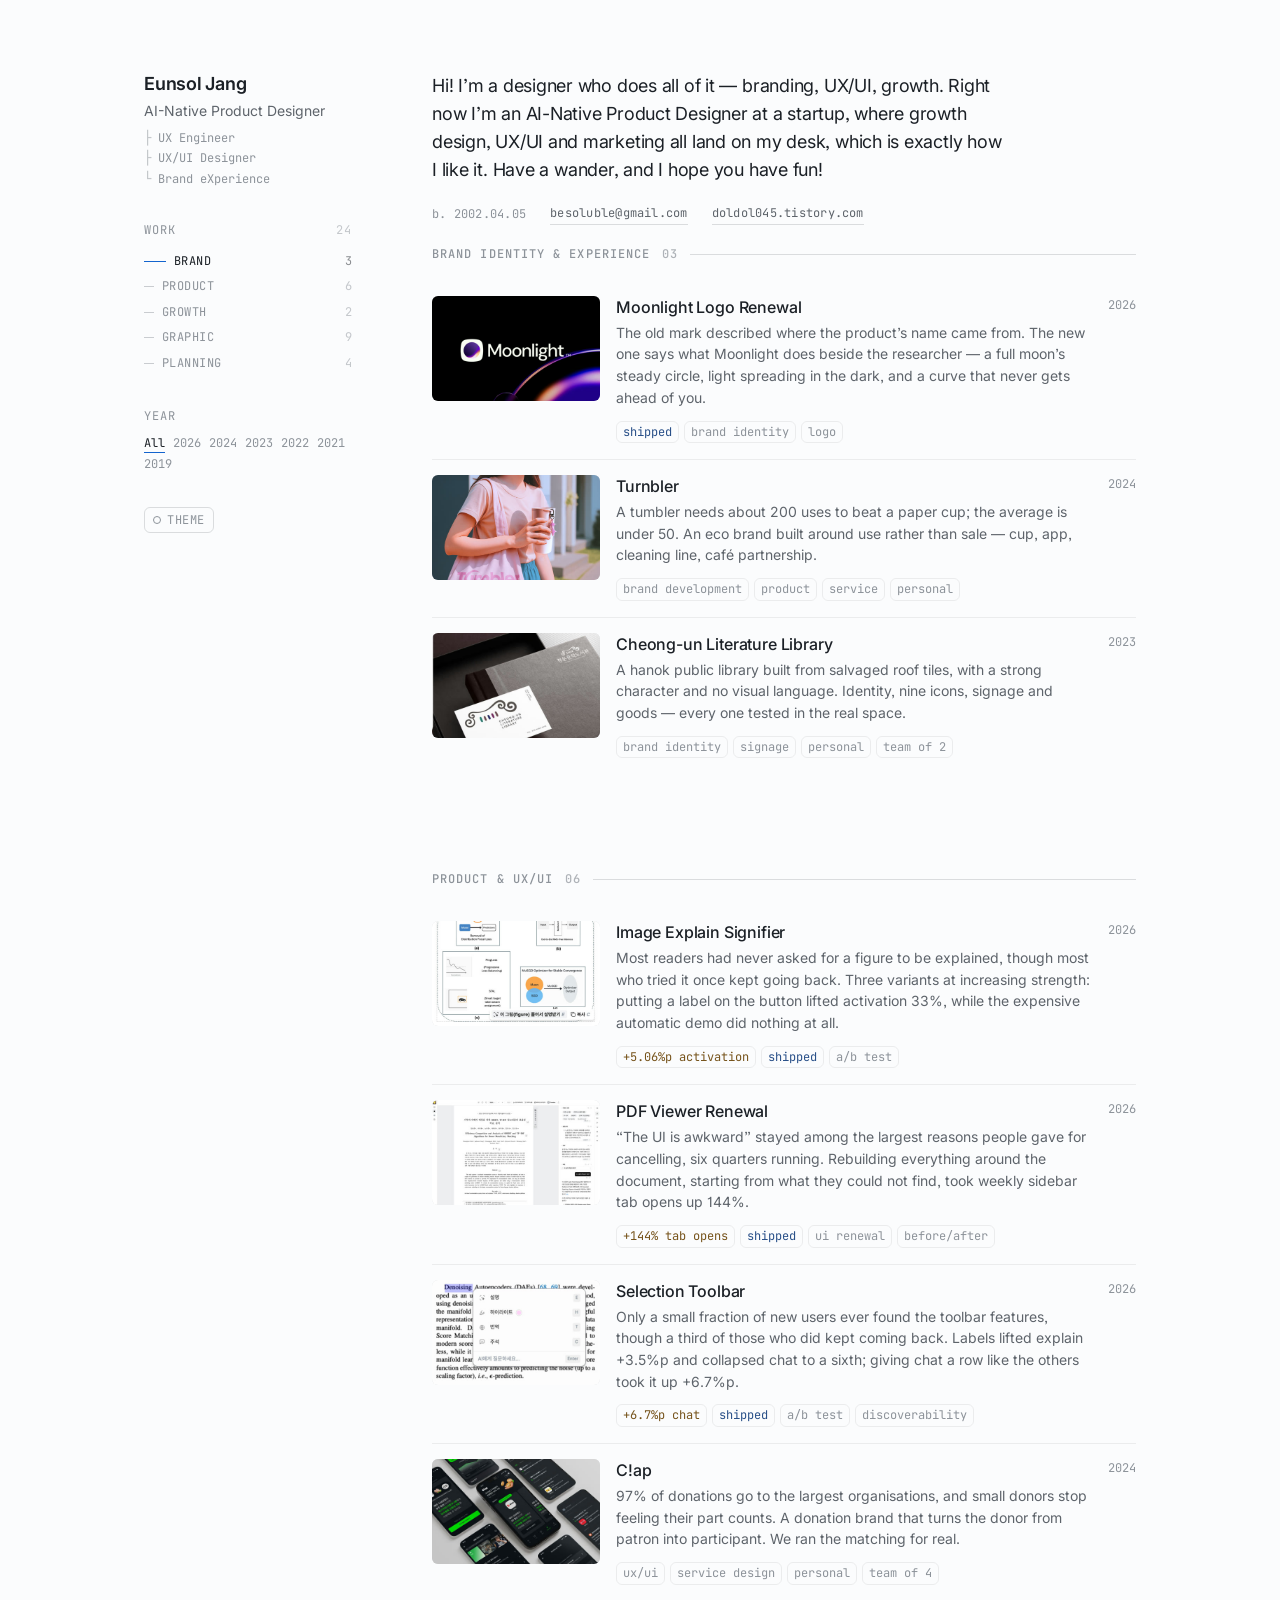
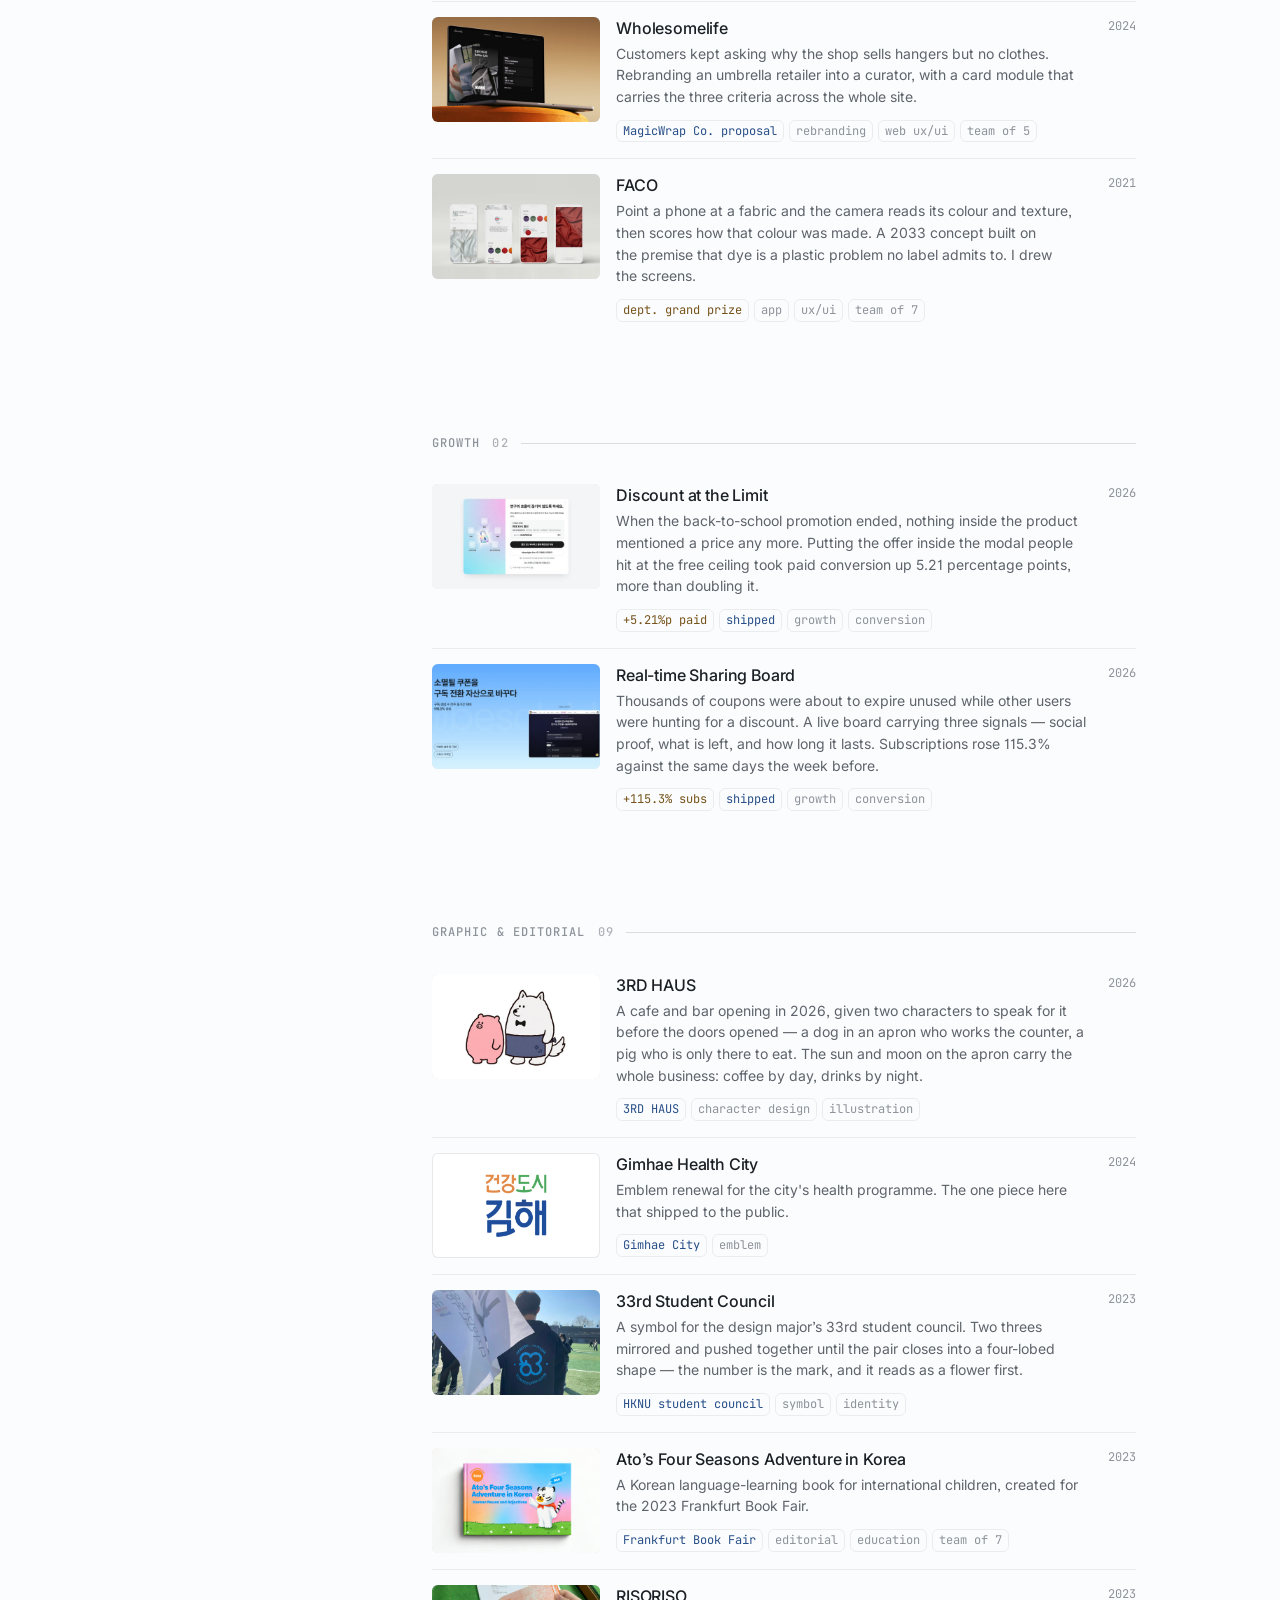
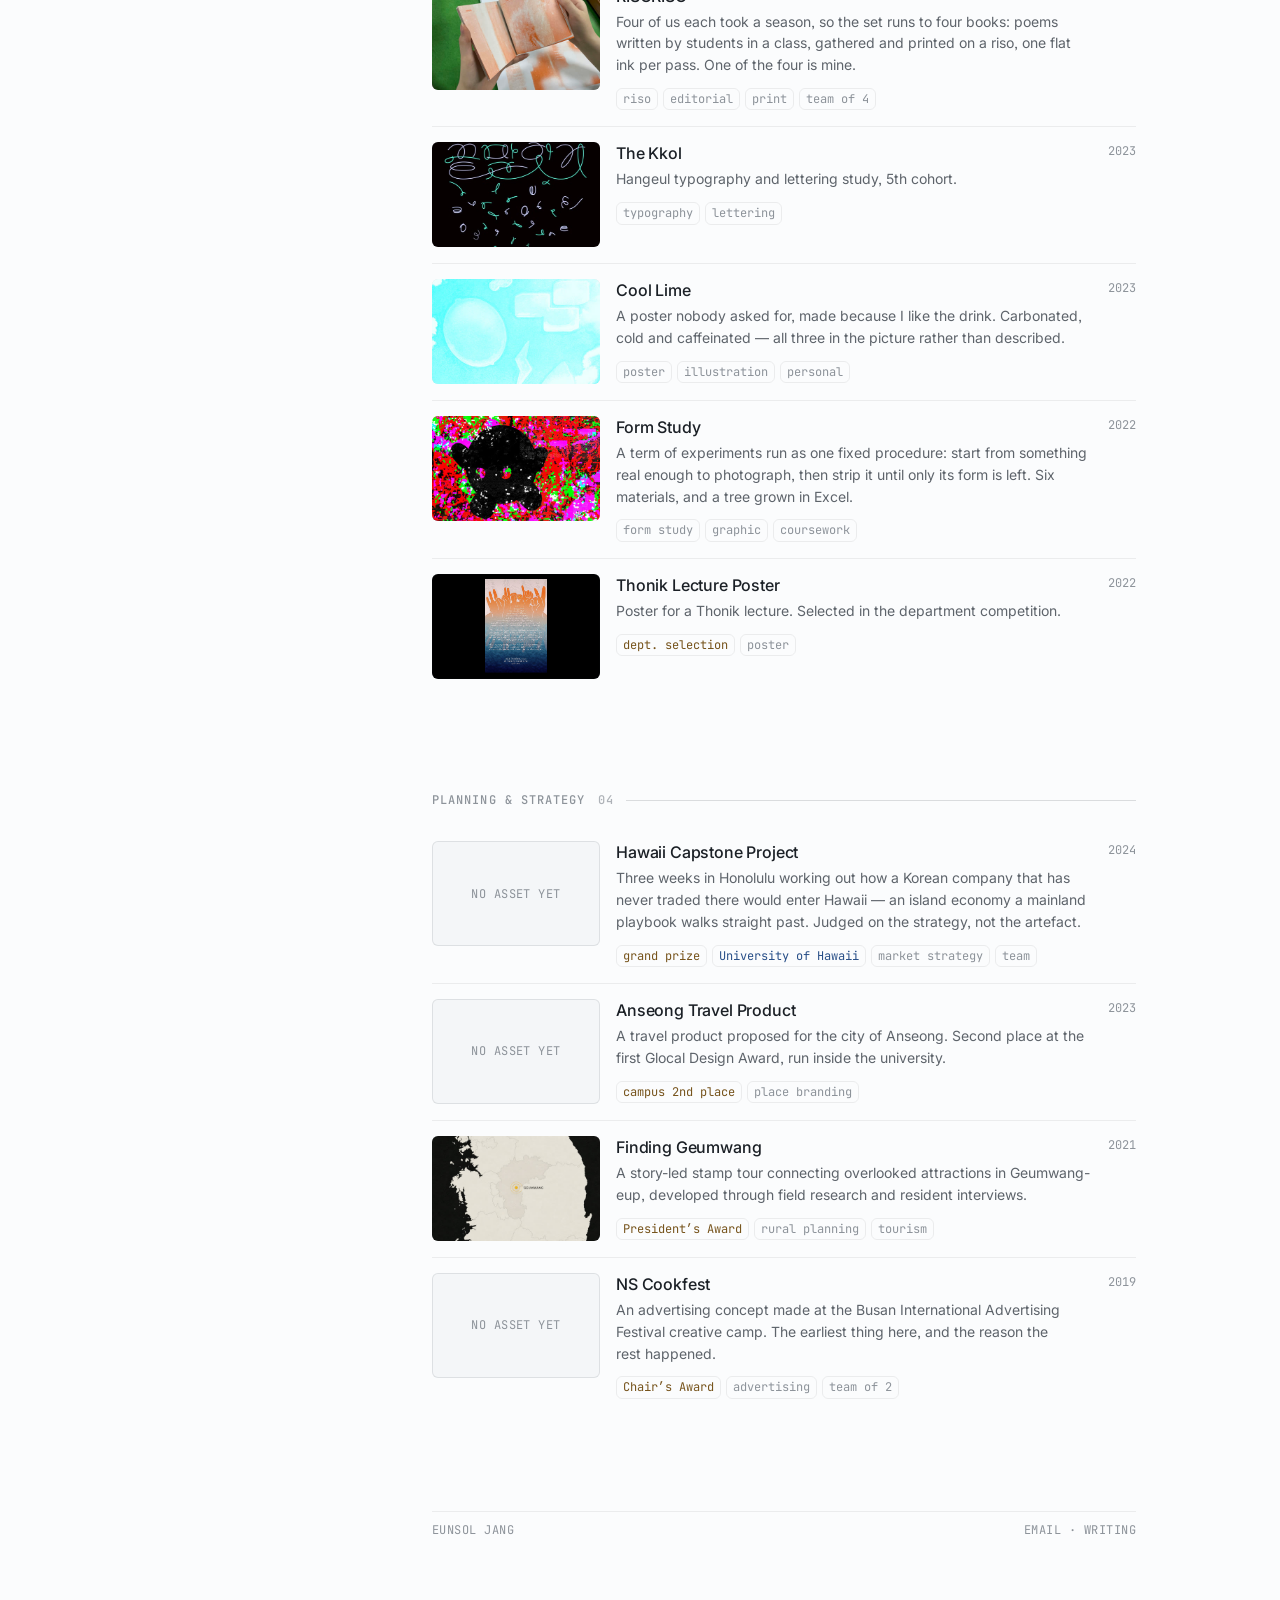
<file: index.html>
<!doctype html>
<html lang="en">
<head>
<meta charset="utf-8">
<meta name="viewport" content="width=device-width, initial-scale=1, viewport-fit=cover">
<title>Work by Eunsol Jang</title>
<meta name="description" content="Identity systems, product interfaces and growth experiments. Selected work by Eunsol Jang.">

<!-- Link previews. og:image must be absolute: scrapers do not resolve relative paths. -->
<meta property="og:type" content="website">
<meta property="og:site_name" content="Eunsol Jang">
<meta property="og:title" content="Work by Eunsol Jang">
<meta property="og:description" content="Identity systems, product interfaces and growth experiments. Selected work by Eunsol Jang.">
<meta property="og:url" content="https://besoluble.github.io/portfolio/">
<meta property="og:image" content="https://besoluble.github.io/portfolio/assets/brand/og-mark.jpg">
<meta property="og:image:width" content="1200">
<meta property="og:image:height" content="1200">
<meta property="og:image:alt" content="A drawn letter B, cropped to fill the frame">
<meta name="twitter:card" content="summary">
<meta name="twitter:title" content="Work by Eunsol Jang">
<meta name="twitter:description" content="Identity systems, product interfaces and growth experiments. Selected work by Eunsol Jang.">
<meta name="twitter:image" content="https://besoluble.github.io/portfolio/assets/brand/og-mark.jpg">

<link rel="icon" type="image/png" sizes="512x512" href="assets/brand/icon.png">
<link rel="apple-touch-icon" href="assets/brand/icon-180.png">
<link rel="preconnect" href="https://fonts.googleapis.com">
<link rel="preconnect" href="https://fonts.gstatic.com" crossorigin>
<link href="https://fonts.googleapis.com/css2?family=Inter:opsz,wght@14..32,400;14..32,450;14..32,500;14..32,600&family=JetBrains+Mono:wght@400;500;600&display=swap" rel="stylesheet">
<link rel="stylesheet" href="tokens.css">
<style>
/* ─────────────────────────────────────────────────────────────
   INDEX
   Discipline is the spine; year is a quiet cross-cut filter, not
   the structure. Clicking a work opens the case view.
   ───────────────────────────────────────────────────────────── */

.shell {
  max-width: 1040px; margin: 0 auto; padding: var(--s8) var(--s5) var(--s8);
  display: grid; grid-template-columns: 216px minmax(0, 1fr);
  gap: var(--s8); align-items: start;
}
@media (max-width: 860px) { .shell { grid-template-columns: 1fr; gap: var(--s6); padding-top: var(--s6); } }

/* ── Rail ─────────────────────────────────────────────────── */

.rail { position: sticky; top: var(--s7); }
@media (max-width: 860px) { .rail { position: static; } }
.rail .block + .block { margin-top: var(--gap-block); }
.rail .label {
  font-family: var(--mono); font-size: var(--t-xs); letter-spacing: 0.09em;
  text-transform: uppercase; color: var(--ink-faint); margin: 0 0 var(--s2);
}

/* Primary nav — the disciplines. */
.nav { display: flex; flex-direction: column; gap: 1px; }
.nav a {
  display: flex; align-items: center; gap: var(--s2);
  font-family: var(--mono); font-size: var(--t-xs); letter-spacing: 0.04em; text-transform: uppercase;
  color: var(--ink-faint); text-decoration: none;
  padding: var(--s1) var(--s2); margin-left: calc(var(--s2) * -1);
  border-radius: var(--r-chip); line-height: var(--lh-snug);
  transition: color var(--fast) var(--ease), background-color var(--fast) var(--ease);
}
.nav a::before {
  content: ""; width: 10px; height: 1px; background: currentColor; opacity: 0.45; flex: none;
  transition: width var(--slow) var(--ease), opacity var(--slow) var(--ease), background-color var(--slow) var(--ease);
}
.nav a .n, .nav .label .n { margin-left: auto; opacity: 0.5; font-variant-numeric: tabular-nums; }
/* the label is a <p>, so it needs the row treatment to park its total on the right
   edge where the section counts sit. padding matches .nav a. */
.nav .label { display: flex; align-items: center; padding-right: var(--s2); }
.nav a:hover { color: var(--ink); background: var(--wash); }
.nav a:hover::before { width: 16px; opacity: 1; }
.nav a[aria-current="true"] { color: var(--ink); }
.nav a[aria-current="true"]::before { width: 22px; opacity: 1; background: var(--accent); }

/* Sub-filter — deliberately quieter than the nav above it.
   No chips, no borders: year cross-cuts the list, it does not structure it. */
.subfilter { display: flex; flex-wrap: wrap; gap: 2px var(--s2); }
.subfilter button {
  appearance: none; border: 0; background: transparent; cursor: pointer; padding: 1px 0;
  font-family: var(--mono); font-size: var(--t-xs); font-variant-numeric: tabular-nums;
  color: var(--ink-faint); border-bottom: 1px solid transparent;
  transition: color var(--fast) var(--ease), border-color var(--fast) var(--ease);
}
.subfilter button:hover { color: var(--ink); }
.subfilter button[aria-pressed="true"] { color: var(--ink); border-bottom-color: var(--accent); }
.subfilter button:disabled { opacity: 0.3; cursor: default; }

/* ── Content ──────────────────────────────────────────────── */

.lede { margin: 0 0 var(--gap-para); font-size: var(--t-lg); line-height: var(--lh-prose); letter-spacing: var(--tr-lg); max-width: 36rem; }
.lede.sub { color: var(--ink-muted); font-size: var(--t-md); letter-spacing: var(--tr-md); margin-bottom: var(--gap-para); }
.lede.sub:last-of-type { margin-bottom: var(--gap-sect); }
/* Who is writing, in the same mono voice the rest of the furniture uses. */
.about {
  display: flex; flex-wrap: wrap; align-items: center; gap: var(--s2) var(--s5);
  margin: 0 0 var(--gap-para);
  font-family: var(--mono); font-size: var(--t-xs); letter-spacing: 0.02em;
  color: var(--ink-faint);
}
.about a {
  color: var(--ink-muted); text-decoration: none;
  border-bottom: 1px solid var(--rule); padding-bottom: 2px;
  transition: color var(--fast) var(--ease), border-color var(--fast) var(--ease);
}
.about a:hover { color: var(--ink); border-color: var(--ink); }

.group { margin-bottom: var(--gap-sect); scroll-margin-top: var(--s5); }
.group:last-of-type { margin-bottom: 0; }
.group > h2 {
  font-family: var(--mono); font-size: var(--t-xs); font-weight: 500;
  letter-spacing: 0.09em; text-transform: uppercase; color: var(--ink-faint);
  margin: 0 0 var(--s4); display: flex; align-items: baseline; gap: var(--s3);
}
.group > h2::after { content: ""; flex: 1; height: 1px; background: var(--rule); transform: translateY(-3px); }
.group > h2 .count { font-variant-numeric: tabular-nums; opacity: 0.7; }

/* ── Rows ─────────────────────────────────────────────────── */

.rows { display: flex; flex-direction: column; }
.work {
  position: relative;
  display: grid; grid-template-columns: 168px minmax(0, 1fr) auto;
  column-gap: var(--s4); align-items: start;
  padding: var(--s4) var(--s2); margin: 0 calc(var(--s2) * -1);
  border-radius: var(--r-row); text-decoration: none; color: inherit;
  transition: background-color var(--fast) var(--ease);
}
.work + .work::before {
  content: ""; position: absolute; inset-inline: var(--s2); top: 0; height: 1px;
  background: var(--rule-soft); transition: background-color var(--fast) var(--ease);
}
.work:hover { background: var(--wash); }
.work:hover::before, .work:hover + .work::before { background: transparent; }

.work .media { grid-row: 1 / -1; aspect-ratio: 16 / 10; align-self: start; }
.work .media .art { position: absolute; inset: 0; transition: transform 0.5s var(--ease); }
.work:hover .media .art { transform: scale(1.03); }
.work .media img, .work .media video { width: 100%; height: 100%; object-fit: cover; }
/* Art that a cover crop would cut into — a wide emblem, a near-square clip —
   is contained on white instead. Same tile size, whole artwork. */
.work .media.fit { background: var(--fit-bg, oklch(100% 0 0)); }
.work .media.fit img, .work .media.fit video { object-fit: contain; padding: var(--fit-pad, 10%); }
.work:hover .media.fit .art { transform: none; }

.work .body { min-width: 0; }
.work .t { display: block; font-size: var(--t-md); font-weight: 500; letter-spacing: var(--tr-md); line-height: var(--lh-snug); }
.work .d { display: block; margin-top: var(--s1); font-size: var(--t-sm); line-height: var(--lh-prose); color: var(--ink-muted); }
.work .meta { display: flex; flex-wrap: wrap; gap: 5px; margin-top: var(--s3); }

.work .aside { display: flex; flex-direction: column; align-items: flex-end; gap: var(--s2); }
.work .yr { font-family: var(--mono); font-size: var(--t-xs); font-variant-numeric: tabular-nums; color: var(--ink-faint); }

@media (max-width: 560px) {
  .work { grid-template-columns: minmax(0, 1fr) auto; row-gap: var(--s3); }
  .work .media { grid-row: 1; grid-column: 1 / -1; }
  .work .body { grid-column: 1 / -1; }
}

.empty-note {
  font-family: var(--mono); font-size: var(--t-xs); color: var(--ink-faint);
  padding: var(--s5) 0; text-align: center;
}
</style>
</head>
<body>

<div class="shell">

  <aside class="rail stagger">
    <div class="block" style="--i:0">
      <h1 class="name">Eunsol Jang</h1>
      <p class="role">AI-Native Product Designer</p>
      <ul class="disciplines">
        <li>UX Engineer</li>
        <li>UX/UI Designer</li>
        <li>Brand eXperience</li>
      </ul>
    </div>

    <nav class="block nav" aria-label="Sections" style="--i:1">
      <p class="label">Work<span class="n" data-total></span></p>
      <a href="#brand">Brand<span class="n">3</span></a>
      <a href="#product">Product<span class="n">6</span></a>
      <a href="#growth">Growth<span class="n">2</span></a>
      <a href="#graphic">Graphic<span class="n">9</span></a>
      <a href="#planning">Planning<span class="n">4</span></a>
    </nav>

    <div class="block" style="--i:2">
      <p class="label">Year</p>
      <div class="subfilter" role="group" aria-label="Filter by year">
        <button data-year="all" aria-pressed="true">All</button>
        <button data-year="2026" aria-pressed="false">2026</button>
        <button data-year="2025" aria-pressed="false">2025</button>
        <button data-year="2024" aria-pressed="false">2024</button>
        <button data-year="2023" aria-pressed="false">2023</button>
        <button data-year="2022" aria-pressed="false">2022</button>
        <button data-year="2021" aria-pressed="false">2021</button>
        <button data-year="2019" aria-pressed="false">2019</button>
      </div>
    </div>

    <div class="block" style="--i:3">
      <button class="toggle" type="button" aria-label="Switch color theme">
        <span class="dot" aria-hidden="true"></span>Theme
      </button>
    </div>
  </aside>

  <main class="stagger">
    <p class="lede pretty" style="--i:1">Hi! I’m a designer who does all of it — branding, UX/UI, growth. Right now I’m an AI-Native Product Designer at a startup, where growth design, UX/UI and marketing all land on my desk, which is exactly how I like it. Have a wander, and I hope you have fun!</p>
    <p class="about" style="--i:2"><span>b. 2002.04.05</span><a href="mailto:besoluble@gmail.com">besoluble@gmail.com</a><a href="https://doldol045.tistory.com/" target="_blank" rel="noopener">doldol045.tistory.com</a></p>

    <!-- ── Brand ─────────────────────────────────────────── -->
    <section class="group" id="brand" style="--i:3">
      <h2>Brand identity &amp; experience <span class="count">03</span></h2>
      <div class="rows">

        <a class="work" href="case.html#moonlight" data-year="2026">
          <span class="media"><span class="art"><img src="assets/thumbs/moonlight.jpg?v=7f1685fc" alt="The Moonlight wordmark beside its new circular icon on black"></span></span>
          <span class="body">
            <span class="t">Moonlight Logo Renewal</span>
            <span class="d pretty">The old mark described where the product’s name came from. The new one says what Moonlight does beside the researcher — a full moon’s steady circle, light spreading in the dark, and a curve that never gets ahead of you.</span>
            <span class="meta"><span class="tag real">shipped</span><span class="tag">brand identity</span><span class="tag">logo</span></span></span>
          </span>
          <span class="aside"><span class="yr">2026</span></span>
        </a>

        <a class="work" href="case.html#turnbler" data-year="2024">
          <span class="media"><span class="art"><img src="assets/thumbs/turnbler.jpg?v=544a251e" alt=""></span></span>
          <span class="body">
            <span class="t">Turnbler</span>
            <span class="d pretty">A tumbler needs about 200 uses to beat a paper cup; the average is under 50. An eco brand built around use rather than sale — cup, app, cleaning line, café partnership.</span>
            <span class="meta"><span class="tag">brand development</span><span class="tag">product</span><span class="tag">service</span><span class="tag">personal</span></span></span>
          </span>
          <span class="aside"><span class="yr">2024</span></span>
        </a>

        <a class="work" href="case.html#cheongun" data-year="2023">
          <span class="media"><span class="art"><img src="assets/thumbs/cheongun.jpg?v=a31bebae" alt="A Cheong-un Literature Library business card resting on a dark notebook"></span></span>
          <span class="body">
            <span class="t">Cheong-un Literature Library</span>
            <span class="d pretty">A hanok public library built from salvaged roof tiles, with a strong character and no visual language. Identity, nine icons, signage and goods — every one tested in the real space.</span>
            <span class="meta"><span class="tag">brand identity</span><span class="tag">signage</span><span class="tag">personal</span><span class="tag">team of 2</span></span></span>
          </span>
          <span class="aside"><span class="yr">2023</span></span>
        </a>

      </div>
    </section>

    <!-- ── Product ───────────────────────────────────────── -->
    <section class="group" id="product" style="--i:4">
      <h2>Product &amp; UX/UI <span class="count">06</span></h2>
      <div class="rows">

        <a class="work" href="case.html#signifier" data-year="2026">
          <span class="media"><span class="art"><img src="assets/thumbs/signifier.jpg?v=ff411287" alt="A figure in a paper with a labelled explain button beneath it"></span></span>
          <span class="body">
            <span class="t">Image Explain Signifier</span>
            <span class="d pretty">Most readers had never asked for a figure to be explained, though most who tried it once kept going back. Three variants at increasing strength: putting a label on the button lifted activation 33%, while the expensive automatic demo did nothing at all.</span>
            <span class="meta"><span class="tag win">+5.06%p activation</span><span class="tag real">shipped</span><span class="tag">a/b test</span></span></span>
          </span>
          <span class="aside"><span class="yr">2026</span></span>
        </a>

        <a class="work" href="case.html#viewer" data-year="2026">
          <span class="media"><span class="art"><img src="assets/thumbs/viewer.jpg?v=58c7477a" alt="The renewed PDF viewer: a 56px icon rail on the left, the document, and the panel with its own tab rail on the right"></span></span>
          <span class="body">
            <span class="t">PDF Viewer Renewal</span>
            <span class="d pretty">“The UI is awkward” stayed among the largest reasons people gave for cancelling, six quarters running. Rebuilding everything around the document, starting from what they could not find, took weekly sidebar tab opens up 144%.</span>
            <span class="meta"><span class="tag win">+144% tab opens</span><span class="tag real">shipped</span><span class="tag">ui renewal</span><span class="tag">before/after</span></span>
          </span>
          <span class="aside"><span class="yr">2026</span></span>
        </a>

        <a class="work" href="case.html#toolbar" data-year="2026">
          <span class="media"><span class="art"><img src="assets/thumbs/toolbar.jpg?v=e1aee3b3" alt="A selection menu over a paper, each row labelled"></span></span>
          <span class="body">
            <span class="t">Selection Toolbar</span>
            <span class="d pretty">Only a small fraction of new users ever found the toolbar features, though a third of those who did kept coming back. Labels lifted explain +3.5%p and collapsed chat to a sixth; giving chat a row like the others took it up +6.7%p.</span>
            <span class="meta"><span class="tag win">+6.7%p chat</span><span class="tag real">shipped</span><span class="tag">a/b test</span><span class="tag">discoverability</span></span></span>
          </span>
          <span class="aside"><span class="yr">2026</span></span>
        </a>

        <a class="work" href="case.html#clap" data-year="2024">
          <span class="media"><span class="art"><img src="assets/thumbs/clap.jpg?v=848a8881" alt=""></span></span>
          <span class="body">
            <span class="t">C!ap</span>
            <span class="d pretty">97% of donations go to the largest organisations, and small donors stop feeling their part counts. A donation brand that turns the donor from patron into participant. We ran the matching for real.</span>
            <span class="meta"><span class="tag">ux/ui</span><span class="tag">service design</span><span class="tag">personal</span><span class="tag">team of 4</span></span></span>
          </span>
          <span class="aside"><span class="yr">2024</span></span>
        </a>

        <a class="work" href="case.html#wholesome" data-year="2024">
          <span class="media"><span class="art"><img src="assets/thumbs/wholesome.jpg?v=ae7ed7fd" alt="Wholesomelife website displayed on a laptop"></span></span>
          <span class="body">
            <span class="t">Wholesomelife</span>
            <span class="d pretty">Customers kept asking why the shop sells hangers but no clothes. Rebranding an umbrella retailer into a curator, with a card module that carries the three criteria across the whole site.</span>
            <span class="meta"><span class="tag real">MagicWrap Co. proposal</span><span class="tag">rebranding</span><span class="tag">web ux/ui</span><span class="tag">team of 5</span></span></span>
          </span>
          <span class="aside"><span class="yr">2024</span></span>
        </a>

        <a class="work" href="case.html#faco" data-year="2021">
          <span class="media"><span class="art"><img src="assets/thumbs/faco.jpg?v=009ebef5" alt="Four FACO screens for one material — detail page, certification, colour matching and the texture full bleed"></span></span>
          <span class="body">
            <span class="t">FACO</span>
            <span class="d pretty">Point a phone at a fabric and the camera reads its colour and texture, then scores how that colour was made. A 2033 concept built on the premise that dye is a plastic problem no label admits to. I drew the screens.</span>
            <span class="meta"><span class="tag win">dept. grand prize</span><span class="tag">app</span><span class="tag">ux/ui</span><span class="tag">team of 7</span></span></span>
          </span>
          <span class="aside"><span class="yr">2021</span></span>
        </a>

      </div>
    </section>

    <!-- ── Growth ────────────────────────────────────────── -->
    <section class="group" id="growth" style="--i:5">
      <h2>Growth <span class="count">02</span></h2>
      <div class="rows">

        <a class="work" href="case.html#discount" data-year="2026">
          <span class="media"><span class="art"><img src="assets/thumbs/discount.jpg?v=329c97e4" alt="A paywall modal showing a discount code and a copy button"></span></span>
          <span class="body">
            <span class="t">Discount at the Limit</span>
            <span class="d pretty">When the back-to-school promotion ended, nothing inside the product mentioned a price any more. Putting the offer inside the modal people hit at the free ceiling took paid conversion up 5.21 percentage points, more than doubling it.</span>
            <span class="meta"><span class="tag win">+5.21%p paid</span><span class="tag real">shipped</span><span class="tag">growth</span><span class="tag">conversion</span></span></span>
          </span>
          <span class="aside"><span class="yr">2026</span></span>
        </a>

        <a class="work" href="case.html#board" data-year="2026">
          <span class="media"><span class="art"><img src="assets/thumbs/board.jpg?v=c7a5ab1f" alt=""></span></span>
          <span class="body">
            <span class="t">Real-time Sharing Board</span>
            <span class="d pretty">Thousands of coupons were about to expire unused while other users were hunting for a discount. A live board carrying three signals — social proof, what is left, and how long it lasts. Subscriptions rose 115.3% against the same days the week before.</span>
            <span class="meta"><span class="tag win">+115.3% subs</span><span class="tag real">shipped</span><span class="tag">growth</span><span class="tag">conversion</span></span></span>
          </span>
          <span class="aside"><span class="yr">2026</span></span>
        </a>

      </div>
    </section>

    <!-- ── Graphic ───────────────────────────────────────── -->
    <section class="group" id="graphic" style="--i:6">
      <h2>Graphic &amp; editorial <span class="count">09</span></h2>
      <div class="rows">

        <a class="work" href="case.html#haus" data-year="2026">
          <span class="media"><span class="art"><img src="assets/thumbs/haus.jpg?v=a245155e" alt="A pink pig standing beside a white dog in a bow tie and apron"></span></span>
          <span class="body">
            <span class="t">3RD HAUS</span>
            <span class="d pretty">A cafe and bar opening in 2026, given two characters to speak for it before the doors opened — a dog in an apron who works the counter, a pig who is only there to eat. The sun and moon on the apron carry the whole business: coffee by day, drinks by night.</span>
            <span class="meta"><span class="tag real">3RD HAUS</span><span class="tag">character design</span><span class="tag">illustration</span></span></span>
          </span>
          <span class="aside"><span class="yr">2026</span></span>
        </a>

        <a class="work" href="case.html#gimhae" data-year="2024">
          <span class="media fit"><span class="art"><img src="assets/thumbs/gimhae.jpg?v=42af4fda" alt=""></span></span>
          <span class="body">
            <span class="t">Gimhae Health City</span>
            <span class="d pretty">Emblem renewal for the city's health programme. The one piece here that shipped to the public.</span>
            <span class="meta"><span class="tag real">Gimhae City</span><span class="tag">emblem</span></span></span>
          </span>
          <span class="aside"><span class="yr">2024</span></span>
        </a>

        <a class="work" href="case.html#council" data-year="2023">
          <span class="media"><span class="art"><img src="assets/thumbs/council.jpg?v=bd605dda" alt="Someone wearing the student council hoodie on a field, the symbol printed across the back"></span></span>
          <span class="body">
            <span class="t">33rd Student Council</span>
            <span class="d pretty">A symbol for the design major’s 33rd student council. Two threes mirrored and pushed together until the pair closes into a four-lobed shape — the number is the mark, and it reads as a flower first.</span>
            <span class="meta"><span class="tag real">HKNU student council</span><span class="tag">symbol</span><span class="tag">identity</span></span>
          </span>
          <span class="aside"><span class="yr">2023</span></span>
        </a>

        <a class="work" href="case.html#frankfurt" data-year="2023">
          <span class="media"><span class="art"><img src="assets/thumbs/frankfurt.jpg?v=b23f715a" alt="Ato’s Four Seasons Adventure in Korea book cover"></span></span>
          <span class="body">
            <span class="t">Ato’s Four Seasons Adventure in Korea</span>
            <span class="d pretty">A Korean language-learning book for international children, created for the 2023 Frankfurt Book Fair.</span>
            <span class="meta"><span class="tag real">Frankfurt Book Fair</span><span class="tag">editorial</span><span class="tag">education</span><span class="tag">team of 7</span></span></span>
          </span>
          <span class="aside"><span class="yr">2023</span></span>
        </a>

        <a class="work" href="case.html#riso" data-year="2023">
          <span class="media"><span class="art"><img src="assets/thumbs/riso.jpg?v=823258d4" alt="Hands holding an open riso-printed booklet in orange ink"></span></span>
          <span class="body">
            <span class="t">RISORISO</span>
            <span class="d pretty">Four of us each took a season, so the set runs to four books: poems written by students in a class, gathered and printed on a riso, one flat ink per pass. One of the four is mine.</span>
            <span class="meta"><span class="tag">riso</span><span class="tag">editorial</span><span class="tag">print</span><span class="tag">team of 4</span></span></span>
          </span>
          <span class="aside"><span class="yr">2023</span></span>
        </a>

        <a class="work" href="case.html#kkol" data-year="2023">
          <span class="media"><span class="art"><img src="assets/thumbs/kkol.jpg?v=a8133aa0" alt=""></span></span>
          <span class="body">
            <span class="t">The Kkol</span>
            <span class="d pretty">Hangeul typography and lettering study, 5th cohort.</span>
            <span class="meta"><span class="tag">typography</span><span class="tag">lettering</span></span></span>
          </span>
          <span class="aside"><span class="yr">2023</span></span>
        </a>

        <a class="work" href="case.html#fizzio" data-year="2023">
          <span class="media"><span class="art"><img src="assets/thumbs/fizzio.jpg?v=8f8f93fe" alt="A cyan poster of bubbles, ice and a cut lime"></span></span>
          <span class="body">
            <span class="t">Cool Lime</span>
            <span class="d pretty">A poster nobody asked for, made because I like the drink. Carbonated, cold and caffeinated — all three in the picture rather than described.</span>
            <span class="meta"><span class="tag">poster</span><span class="tag">illustration</span><span class="tag">personal</span></span>
          </span>
          <span class="aside"><span class="yr">2023</span></span>
        </a>

        <a class="work" href="case.html#formstudy" data-year="2022">
          <span class="media"><span class="art"><img src="assets/thumbs/formstudy.jpg?v=c49d59dc" alt="A black bear shape over a field of red and green noise"></span></span>
          <span class="body">
            <span class="t">Form Study</span>
            <span class="d pretty">A term of experiments run as one fixed procedure: start from something real enough to photograph, then strip it until only its form is left. Six materials, and a tree grown in Excel.</span>
            <span class="meta"><span class="tag">form study</span><span class="tag">graphic</span><span class="tag">coursework</span></span>
          </span>
          <span class="aside"><span class="yr">2022</span></span>
        </a>

        <a class="work" href="case.html#thonik" data-year="2022">
          <span class="media fit" style="--fit-bg: #000; --fit-pad: 3%;"><span class="art"><img src="assets/thumbs/thonik.jpg?v=0238b37b" alt="Thonik Visual Voice lecture poster"></span></span>
          <span class="body">
            <span class="t">Thonik Lecture Poster</span>
            <span class="d pretty">Poster for a Thonik lecture. Selected in the department competition.</span>
            <span class="meta"><span class="tag win">dept. selection</span><span class="tag">poster</span></span></span>
          </span>
          <span class="aside"><span class="yr">2022</span></span>
        </a>

      </div>
    </section>

    <!-- ── Planning ──────────────────────── -->
    <section class="group" id="planning" style="--i:7">
      <h2>Planning &amp; strategy <span class="count">04</span></h2>
      <div class="rows">

        <a class="work" href="case.html#hawaii" data-year="2024">
          <span class="media empty"><span>no asset yet</span></span>
          <span class="body">
            <span class="t">Hawaii Capstone Project</span>
            <span class="d pretty">Three weeks in Honolulu working out how a Korean company that has never traded there would enter Hawaii — an island economy a mainland playbook walks straight past. Judged on the strategy, not the artefact.</span>
            <span class="meta"><span class="tag win">grand prize</span><span class="tag real">University of Hawaii</span><span class="tag">market strategy</span><span class="tag">team</span></span>
          </span>
          <span class="aside"><span class="yr">2024</span></span>
        </a>

        <a class="work" href="case.html#anseong" data-year="2023">
          <span class="media empty"><span>no asset yet</span></span>
          <span class="body">
            <span class="t">Anseong Travel Product</span>
            <span class="d pretty">A travel product proposed for the city of Anseong. Second place at the first Glocal Design Award, run inside the university.</span>
            <span class="meta"><span class="tag win">campus 2nd place</span><span class="tag">place branding</span></span></span>
          </span>
          <span class="aside"><span class="yr">2023</span></span>
        </a>

        <a class="work" href="case.html#rural" data-year="2021">
          <span class="media"><span class="art"><img src="assets/thumbs/rural.jpg?v=70156540" alt="Map of South Korea marking Geumwang-eup"></span></span>
          <span class="body">
            <span class="t">Finding Geumwang</span>
            <span class="d pretty">A story-led stamp tour connecting overlooked attractions in Geumwang-eup, developed through field research and resident interviews.</span>
            <span class="meta"><span class="tag win">President’s Award</span><span class="tag">rural planning</span><span class="tag">tourism</span></span></span>
          </span>
          <span class="aside"><span class="yr">2021</span></span>
        </a>

        <a class="work" href="case.html#cookfest" data-year="2019">
          <span class="media empty"><span>no asset yet</span></span>
          <span class="body">
            <span class="t">NS Cookfest</span>
            <span class="d pretty">An advertising concept made at the Busan International Advertising Festival creative camp. The earliest thing here, and the reason the rest happened.</span>
            <span class="meta"><span class="tag win">Chair’s Award</span><span class="tag">advertising</span><span class="tag">team of 2</span></span></span>
          </span>
          <span class="aside"><span class="yr">2019</span></span>
        </a>

      </div>
    </section>

    <p class="empty-note" id="none" hidden>Nothing in that year.</p>

    <footer class="foot">
      <span>Eunsol Jang</span>
      <span><a href="mailto:besoluble@gmail.com">Email</a> · <a href="https://doldol045.tistory.com/" target="_blank" rel="noopener">Writing</a></span>
    </footer>
  </main>

</div>

<script>
  function mediaSettled(el) {
    return el.tagName === "VIDEO" ? el.readyState >= 2 : (el.complete && el.naturalWidth > 0);
  }
  function onMediaSettle(el, cb) {
    el.addEventListener(el.tagName === "VIDEO" ? "loadeddata" : "load", cb, { once: true });
    el.addEventListener("error", cb, { once: true });
  }

  // Reveal a whole group at once. Images arriving one by one as you scroll
  // reads as a page still being built, so the shimmer holds every frame until
  // the last one has decoded and then they all land together. If the wait runs
  // long we stop holding them hostage and let each land as it arrives.
  function revealTogether(scope, budget) {
    var boxes = [].slice.call(scope.querySelectorAll(".media"));
    var els = [].slice.call(scope.querySelectorAll(".media img, .media video"));
    if (!els.length) { boxes.forEach(function (m) { m.classList.add("ready"); }); return; }

    var left = els.length, settled = false, timer = null;
    function flipAll() {
      if (settled) return;
      settled = true; clearTimeout(timer);
      boxes.forEach(function (m) { m.classList.add("ready"); });
    }
    function giveUp() {
      if (settled) return;
      settled = true;
      els.forEach(function (el) {
        var host = el.closest(".media");
        if (!host) return;
        if (mediaSettled(el)) host.classList.add("ready");
        else onMediaSettle(el, function () { host.classList.add("ready"); });
      });
    }
    els.forEach(function (el) {
      if (el.dataset.wired) { left--; return; }
      el.dataset.wired = "1";
      if (mediaSettled(el)) { if (--left <= 0) flipAll(); return; }
      onMediaSettle(el, function () { if (--left <= 0) flipAll(); });
    });
    if (left <= 0) flipAll();
    else timer = setTimeout(giveUp, budget || 12000);
  }

  // Hold a shimmer in the frame until the file has decoded, then let it fade
  // in. Runs for anything inside a .media, however that media got there.
  function wireMedia(root) {
    (root || document).querySelectorAll(".media img, .media video").forEach(function (el) {
      if (el.dataset.wired) return;
      el.dataset.wired = "1";
      var host = el.closest(".media");
      if (!host) return;
      function done() { host.classList.add("ready"); }
      if (el.tagName === "VIDEO") {
        if (el.readyState >= 2) return done();
        el.addEventListener("loadeddata", done, { once: true });
      } else {
        if (el.complete && el.naturalWidth) return done();
        el.addEventListener("load", done, { once: true });
      }
      el.addEventListener("error", done, { once: true });
    });
  }
  revealTogether(document, 12000);

  // Section counts and the total are derived from the cards themselves, so adding
  // or moving a work never leaves a stale number behind in the markup.
  (function () {
    var total = 0;
    document.querySelectorAll("section.group").forEach(function (sec) {
      var n = sec.querySelectorAll("a.work").length;
      total += n;
      var head = sec.querySelector("h2 .count");
      if (head) head.textContent = String(n).padStart(2, "0");
      var link = document.querySelector('.nav a[href="#' + sec.id + '"] .n');
      if (link) link.textContent = n;
    });
    var t = document.querySelector(".nav .label [data-total]");
    if (t) t.textContent = total;

    // Same reason: a year button with nothing behind it would only ever show
    // "Nothing in that year." Drop it rather than leave a dead filter.
    var years = {};
    document.querySelectorAll("a.work[data-year]").forEach(function (w) {
      years[w.getAttribute("data-year")] = true;
    });
    document.querySelectorAll('.subfilter button[data-year]').forEach(function (b) {
      var y = b.getAttribute("data-year");
      if (y !== "all" && !years[y]) b.remove();
    });
  })();

(function () {
  var root = document.documentElement;
  try { var s = localStorage.getItem("theme"); if (s === "light" || s === "dark") root.setAttribute("data-theme", s); } catch (e) {}
  document.querySelector(".toggle").addEventListener("click", function () {
    var cur = root.getAttribute("data-theme") || (matchMedia("(prefers-color-scheme: dark)").matches ? "dark" : "light");
    var next = cur === "dark" ? "light" : "dark";
    root.setAttribute("data-theme", next);
    try { localStorage.setItem("theme", next); } catch (e) {}
  });

  var works = Array.prototype.slice.call(document.querySelectorAll(".work"));
  var groups = Array.prototype.slice.call(document.querySelectorAll(".group"));
  var navLinks = Array.prototype.slice.call(document.querySelectorAll(".nav a"));
  var none = document.getElementById("none");

  // Counts come from the DOM — hand-written ones drift the moment a work moves.
  groups.forEach(function (g) {
    var n = g.querySelectorAll(".work").length;
    g.querySelector(".count").textContent = String(n).padStart(2, "0");
    var link = document.querySelector('.nav a[href="#' + g.id + '"]');
    if (link) link.querySelector(".n").textContent = n;
  });

  // Year is a cross-cut, so a year with no work in it is disabled rather than
  // silently returning nothing.
  var years = Array.prototype.slice.call(document.querySelectorAll(".subfilter button"));
  years.forEach(function (b) {
    var y = b.getAttribute("data-year");
    if (y === "all") return;
    var n = works.filter(function (w) { return w.getAttribute("data-year") === y; }).length;
    b.disabled = n === 0;
    b.title = n + (n === 1 ? " work" : " works");
  });

  function applyYear(y) {
    works.forEach(function (w) { w.hidden = !(y === "all" || w.getAttribute("data-year") === y); });
    var shown = 0;
    groups.forEach(function (g) {
      var left = g.querySelectorAll(".work:not([hidden])").length;
      g.hidden = left === 0;
      shown += left;
      var link = document.querySelector('.nav a[href="#' + g.id + '"]');
      if (link) { link.hidden = left === 0; link.querySelector(".n").textContent = left; }
    });
    none.hidden = shown > 0;
    sync();
  }

  years.forEach(function (b) {
    b.addEventListener("click", function () {
      if (b.disabled) return;
      years.forEach(function (x) { x.setAttribute("aria-pressed", String(x === b)); });
      applyYear(b.getAttribute("data-year"));
    });
  });

  // Rail follows the scroll.
  var ticking = false;
  function sync() {
    ticking = false;
    var visible = groups.filter(function (g) { return !g.hidden; });
    var active = visible[0];
    visible.forEach(function (g) { if (g.getBoundingClientRect().top <= 120) active = g; });
    navLinks.forEach(function (a) {
      if (active && a.getAttribute("href") === "#" + active.id) a.setAttribute("aria-current", "true");
      else a.removeAttribute("aria-current");
    });
  }
  addEventListener("scroll", function () { if (!ticking) { ticking = true; requestAnimationFrame(sync); } }, { passive: true });
  sync();
})();
</script>

</body>
</html>
</file>
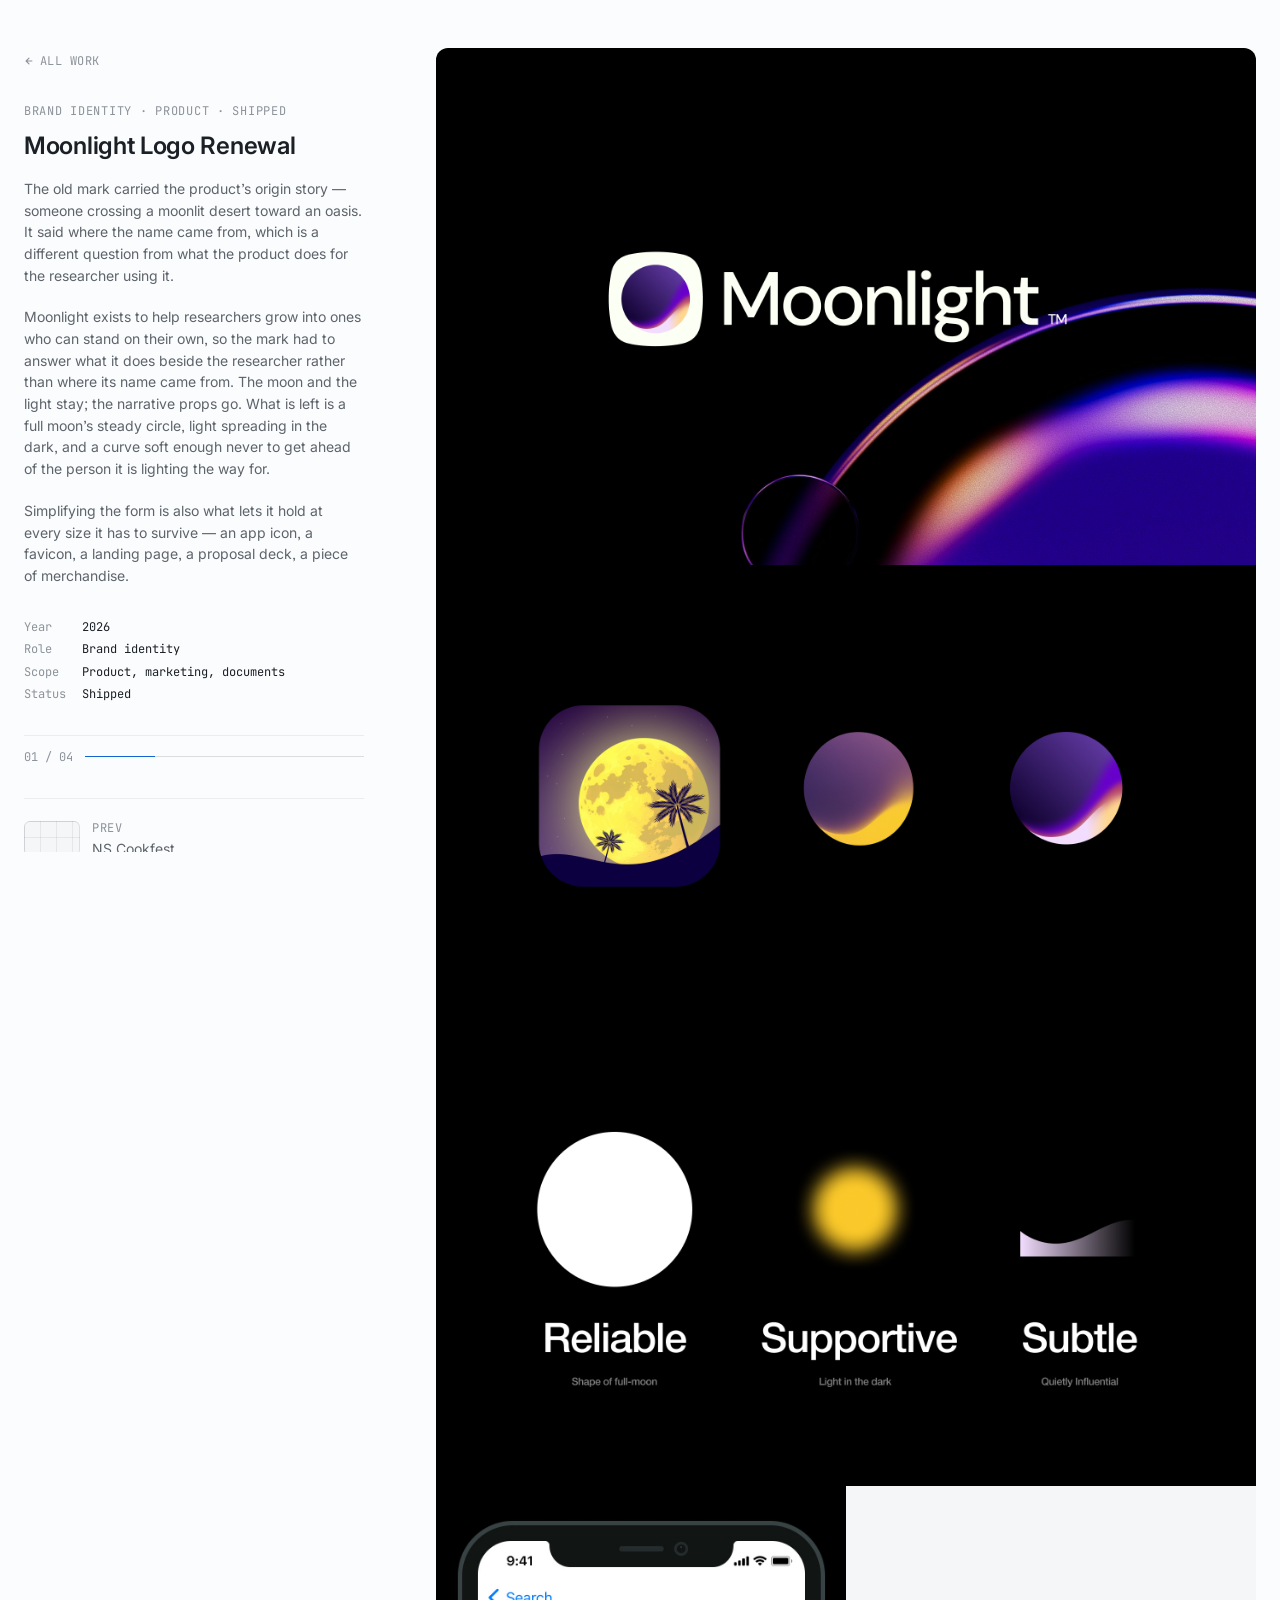
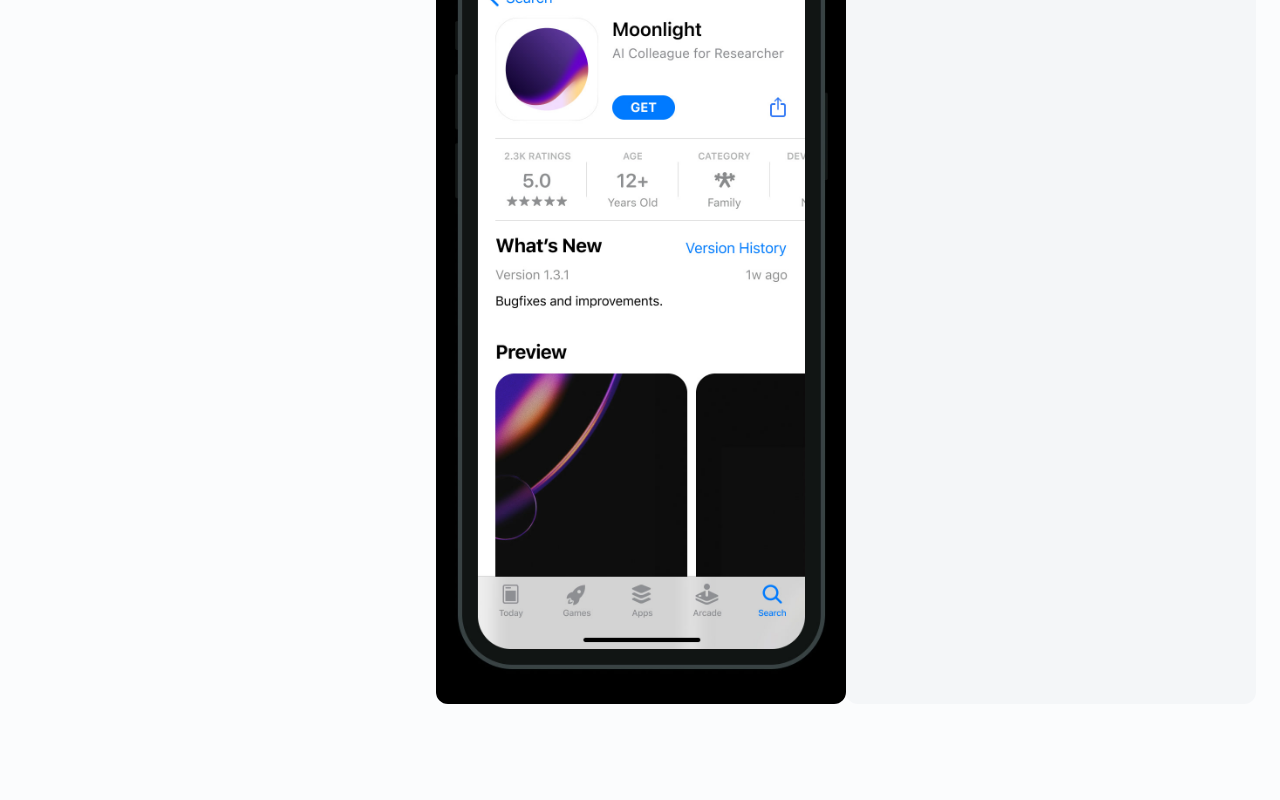
<file: case.html>
<!doctype html>
<html lang="en">
<head>
<meta charset="utf-8">
<meta name="viewport" content="width=device-width, initial-scale=1, viewport-fit=cover">
<title>Work by Eunsol Jang</title>
<meta name="description" content="Identity systems, product interfaces and growth experiments. Selected work by Eunsol Jang.">

<!-- Link previews. og:image must be absolute: scrapers do not resolve relative paths. -->
<meta property="og:type" content="website">
<meta property="og:site_name" content="Eunsol Jang">
<meta property="og:title" content="Work by Eunsol Jang">
<meta property="og:description" content="Identity systems, product interfaces and growth experiments. Selected work by Eunsol Jang.">
<meta property="og:url" content="https://besoluble.github.io/portfolio/case.html">
<meta property="og:image" content="https://besoluble.github.io/portfolio/assets/brand/og-mark.jpg">
<meta property="og:image:width" content="1200">
<meta property="og:image:height" content="1200">
<meta property="og:image:alt" content="A drawn letter B, cropped to fill the frame">
<meta name="twitter:card" content="summary">
<meta name="twitter:title" content="Work by Eunsol Jang">
<meta name="twitter:description" content="Identity systems, product interfaces and growth experiments. Selected work by Eunsol Jang.">
<meta name="twitter:image" content="https://besoluble.github.io/portfolio/assets/brand/og-mark.jpg">

<link rel="icon" type="image/png" sizes="512x512" href="assets/brand/icon.png">
<link rel="apple-touch-icon" href="assets/brand/icon-180.png">
<link rel="preconnect" href="https://fonts.googleapis.com">
<link rel="preconnect" href="https://fonts.gstatic.com" crossorigin>
<link href="https://fonts.googleapis.com/css2?family=Inter:opsz,wght@14..32,400;14..32,450;14..32,500;14..32,600&family=JetBrains+Mono:wght@400;500;600&display=swap" rel="stylesheet">
<link rel="stylesheet" href="tokens.css">
<style>
/* ─────────────────────────────────────────────────────────────
   CASE
   The facts hold still; the work scrolls past them. On a narrow
   screen the same information collapses into a sticky bar and the
   reel runs underneath.
   ───────────────────────────────────────────────────────────── */

.case {
  max-width: 1280px; margin: 0 auto; padding: var(--s7) var(--s5) var(--gap-sect);
  display: grid; grid-template-columns: 340px minmax(0, 1fr);
  gap: var(--s8); align-items: start;
}
.case.text-only { max-width: 760px; grid-template-columns: minmax(0, 1fr); }
.case.text-only .info { position: static; max-height: none; overflow: visible; }
@media (max-width: 940px) { .case { grid-template-columns: 1fr; gap: var(--s5); padding-top: 0; } }

/* ── Sticky bar, narrow screens only ──────────────────────── */

.topbar {
  display: none;
  position: sticky; top: 0; z-index: 10;
  align-items: center; gap: var(--s3);
  padding: var(--s3) var(--s5);
  margin: 0 calc(var(--s5) * -1) var(--s4);
  background: color-mix(in oklch, var(--bg) 86%, transparent);
  backdrop-filter: blur(12px) saturate(140%);
  border-bottom: 1px solid var(--rule-soft);
}
@media (max-width: 940px) { .topbar { display: flex; } }
.topbar .t { font-size: var(--t-sm); font-weight: 500; letter-spacing: var(--tr-md); min-width: 0; overflow: hidden; text-overflow: ellipsis; white-space: nowrap; }
.topbar .mono { margin-left: auto; flex: none; }

/* ── Info column ──────────────────────────────────────────── */

.info {
  position: sticky; top: var(--s7);
  max-height: calc(100dvh - var(--s7) * 2);
  overflow-y: auto;
  /* Scrollable, but without the permanent gutter. On a machine set to
     "always show scrollbars" this column would otherwise carry a bar the
     whole time for the sake of a few overflowing pixels. */
  scrollbar-width: none;
  -ms-overflow-style: none;
}
.info::-webkit-scrollbar { width: 0; height: 0; display: none; }
@media (max-width: 940px) { .info { position: static; max-height: none; overflow: visible; } }

.back {
  display: inline-flex; align-items: center; gap: 6px; margin-bottom: var(--gap-block);
  font-family: var(--mono); font-size: var(--t-xs); letter-spacing: 0.04em; text-transform: uppercase;
  color: var(--ink-faint); text-decoration: none;
  transition: color var(--fast) var(--ease);
}
.back:hover { color: var(--ink); }
.back svg { width: 10px; height: 10px; transition: transform var(--slow) var(--ease); }
.back:hover svg { transform: translateX(-2px); }

.kicker { font-family: var(--mono); font-size: var(--t-xs); letter-spacing: 0.06em; text-transform: uppercase; color: var(--ink-faint); margin: 0 0 var(--s2); }
.info h1 { margin: 0; font-size: var(--t-xl); font-weight: 600; letter-spacing: var(--tr-lg); line-height: var(--lh-snug); }
.info .blurb { margin: var(--s4) 0 0; font-size: var(--t-sm); line-height: var(--lh-prose); color: var(--ink-muted); }
.info .blurb + .blurb { margin-top: var(--gap-para); }

.info dl {
  display: grid; grid-template-columns: auto 1fr; gap: 6px var(--s4);
  margin: var(--gap-block) 0 0;
  font-family: var(--mono); font-size: var(--t-xs); font-variant-numeric: tabular-nums;
  line-height: var(--lh-snug);
}
.info dt { color: var(--ink-faint); white-space: nowrap; }
.info dd { margin: 0; color: var(--ink); }

.progress {
  margin-top: var(--gap-block); padding-top: var(--s3); border-top: 1px solid var(--rule-soft);
  font-family: var(--mono); font-size: var(--t-xs); font-variant-numeric: tabular-nums; color: var(--ink-faint);
  display: flex; align-items: center; gap: var(--s3);
}
.progress .track { flex: 1; height: 1px; background: var(--rule); position: relative; }
.progress .track i { position: absolute; inset: 0 auto 0 0; background: var(--accent); transition: width 0.25s var(--ease); width: 0; }
@media (max-width: 940px) { .progress { display: none; } }

.jump { display: flex; flex-direction: column; gap: var(--s1); margin-top: var(--gap-block); padding-top: var(--s3); border-top: 1px solid var(--rule-soft); }
.jump a {
  display: grid; grid-template-columns: 56px minmax(0, 1fr);
  gap: var(--s3); align-items: center;
  padding: var(--s2); margin: 0 calc(var(--s2) * -1);
  border-radius: var(--r-row); text-decoration: none; color: inherit;
  transition: background-color var(--fast) var(--ease);
}
.jump a:hover { background: var(--wash); }
.jump .media { aspect-ratio: 16 / 10; }
.jump .media img { width: 100%; height: 100%; object-fit: cover; }
.jump .txt { display: flex; flex-direction: column; gap: 1px; min-width: 0; }
.jump .lbl { font-family: var(--mono); font-size: var(--t-xs); letter-spacing: 0.06em; text-transform: uppercase; color: var(--ink-faint); }
.jump .nm {
  font-size: var(--t-sm); color: var(--ink-muted); line-height: var(--lh-snug);
  overflow: hidden; text-overflow: ellipsis; white-space: nowrap;
  transition: color var(--fast) var(--ease);
}
.jump a:hover .nm { color: var(--ink); }

/* ── Track switch ─────────────────────────────────────────── */
/* Same project, two readings. Sits above the reel because that is the only
   thing it changes — the facts on the left hold still. */

.tracks { display: flex; align-items: center; gap: var(--s2); margin-bottom: var(--s4); scroll-margin-top: var(--s5); }
/* The purpose is said once in the label, so each chip can stay short. */
.tracks .label {
  font-family: var(--mono); font-size: var(--t-xs); letter-spacing: 0.09em;
  text-transform: uppercase; color: var(--ink-faint); margin-right: var(--s2);
}
.tracks button {
  appearance: none; cursor: pointer;
  font-family: var(--mono); font-size: var(--t-xs); letter-spacing: 0.04em; text-transform: uppercase;
  color: var(--ink-faint); background: transparent;
  border: 1px solid var(--rule-soft); border-radius: var(--r-chip);
  padding: 4px var(--s3);
  transition: color var(--fast) var(--ease), border-color var(--fast) var(--ease), background-color var(--fast) var(--ease);
}
.tracks button:hover { color: var(--ink); border-color: var(--rule); }
.tracks button[aria-pressed="true"] { color: var(--bg); background: var(--ink); border-color: var(--ink); }

/* ── The reel ─────────────────────────────────────────────── */

.reel { display: flex; flex-direction: column; gap: var(--gap-block); }
.reel figure { margin: 0; }
.reel .media { border-radius: var(--r-panel); }

/* Uncaptioned work is one continuous piece: no gap, no radius, no hairline
   between frames. Only the outer corners of the whole stack stay rounded. */
.reel.flow { gap: 0; }
.reel.flow .media { border-radius: 0; box-shadow: none; }
/* of-type, not child — a track may put a note above the frames. */
.reel.flow figure:first-of-type .media { border-radius: var(--r-panel) var(--r-panel) 0 0; }
.reel.flow figure:last-of-type .media { border-radius: 0 0 var(--r-panel) var(--r-panel); }

/* Artwork that is not 16:9 — an emblem, a square photo — sits centred inside
   a normal frame instead of stretching the column. Keeps the scroll rhythm. */
.reel .media.fit, .lb .media.fit {
  aspect-ratio: 16 / 9;
  /* White is the default stage. A frame that was drawn on a dark ground says
     so with `bg`, otherwise the paper edge shows as a bright halo round it. */
  background: var(--fit-bg, oklch(100% 0 0));
  position: relative;
}
/* The insets give the picture a definite box; object-fit does the letterboxing.
   A percentage cannot do this job here. The frame's height comes from its own
   aspect-ratio, which does not count as a definite height for a child, so the
   earlier `max-height: 100%` silently did nothing and any art taller than 16:9
   overflowed and was cropped. Wide art is width-limited anyway, which is why
   only a square one ever showed it. Stretch is no help either — it degrades to
   start on a replaced element. */
.reel .media.fit img, .reel .media.fit video,
.lb .media.fit img, .lb .media.fit video {
  position: absolute; inset: 0;
  box-sizing: border-box;
  width: 100%; height: 100%;
  padding: clamp(var(--s5), 5%, var(--s8));
  object-fit: contain;
  aspect-ratio: auto;
}

/* A note that introduces the frames under it. */
.reel .lead {
  margin: 0 0 var(--s4);
  font-size: var(--t-sm); line-height: var(--lh-prose);
  color: var(--ink-muted); max-width: 44rem; text-wrap: pretty;
}
/* Insurance against a fractional-boundary hairline, not the fix for one.
   The seam that showed here was a white row baked into the top of the JPEGs
   by pdftoppm; that is fixed in the assets. This overlap hides the previous
   frame's last row, which is the wrong edge for that bug — worth keeping only
   because it costs 0.2% of a frame and closes any subpixel gap.
   (.group-start carries more classes, so its spacing still wins.) */
.reel.flow figure + figure { margin-top: -1px; }
/* Only a standalone off-ratio clip needs air; a 16:9 one lines up with the
   slides, and one paired into a row has to fill its own half. */
.reel.flow figure:has(video.tall):not(.row) { padding: var(--s6) 0; }
/* The motion pieces sit as their own block at the end of the run. */
.reel.flow figure.group-start, .lb.flow figure.group-start { margin-top: var(--s7); }

/* Halves that were composed as one screen. No gap — they are one image. */
.reel figure.row .pair, .lb figure.row .pair {
  display: grid; grid-template-columns: repeat(var(--n, 2), minmax(0, 1fr));
}
.reel figure.row .pair > * { min-width: 0; }
/* Inside a row the ratio cap does not apply — each half fills its column. */
.reel figure.row video.tall, .lb figure.row video.tall { max-width: 100%; margin-inline: 0; }
.reel img, .reel video { width: 100%; height: auto; display: block; }
/* Before metadata arrives a <video> reports 300×150, so height:auto collapses
   it to a 150px strip and the layout jumps once it loads. Reserving 16:9 up
   front holds the box; JS replaces this with the real ratio on loadedmetadata. */
.reel video, .lb video { aspect-ratio: 16 / 9; }
/* Five of the six clips are 1920×1080, the same frame as the slides, so they
   run at full column width and butt against them seamlessly. Only a clip that
   is far from 16:9 gets held back — measured from the file, not assumed. */
.reel video.tall { max-width: 620px; margin-inline: auto; }
.reel figcaption {
  margin-top: var(--s3); font-size: var(--t-sm); line-height: var(--lh-prose);
  color: var(--ink-muted); max-width: 44rem; text-wrap: pretty;
}
.reel figcaption .n {
  font-family: var(--mono); font-size: var(--t-xs); font-variant-numeric: tabular-nums;
  color: var(--ink-faint); margin-right: var(--s2);
}

/* A tall poster reads better at its natural scale with the project note beside
   it, instead of stretching across the full reel width. */
.reel.poster-note figure {
  display: grid;
  grid-template-columns: minmax(240px, 0.56fr) minmax(220px, 0.44fr);
  gap: var(--s5);
  align-items: start;
}
.reel.poster-note .media {
  width: min(100%, 440px);
  justify-self: end;
}
/* The part that did not work. Folded, hairline-separated, same mono voice as
   the rest of the furniture — present without competing with the result. */
.more { border-top: 1px solid var(--rule); padding-top: var(--s5); }
.more > summary {
  list-style: none; cursor: pointer; display: inline-flex;
  align-items: center; gap: var(--s2);
  font-family: var(--mono); font-size: var(--t-xs);
  letter-spacing: 0.04em; text-transform: uppercase;
  color: var(--ink-muted); transition: color 0.15s var(--ease);
}
.more > summary::-webkit-details-marker { display: none; }
.more > summary:hover { color: var(--ink); }
/* A plus that loses its upright stroke when the block opens. */
.more .mk { position: relative; width: 9px; height: 9px; flex: none; }
.more .mk::before, .more .mk::after {
  content: ""; position: absolute; background: currentColor;
  transition: transform 0.2s var(--ease), opacity 0.2s var(--ease);
}
.more .mk::before { inset: 4px 0; height: 1px; }
.more .mk::after { inset: 0 4px; width: 1px; }
.more[open] .mk::after { transform: rotate(90deg); opacity: 0; }
.more-body {
  display: flex; flex-direction: column; gap: var(--s5);
  margin-top: var(--s5);
}
.more-body .note {
  margin: 0; font-size: var(--t-sm); line-height: var(--lh-prose);
  color: var(--ink-muted); max-width: 44rem; text-wrap: pretty;
}

.reel.poster-note figcaption {
  margin-top: 0;
  max-width: none;
}
@media (max-width: 640px) {
  .reel.poster-note figure { grid-template-columns: 1fr; gap: var(--s4); }
  .reel.poster-note .media { width: min(100%, 420px); justify-self: center; }
}

/* Each frame is a button, so the full-screen view is reachable by keyboard
   and not just by mouse. */
.shot {
  appearance: none; border: 0; padding: 0; margin: 0; width: 100%;
  cursor: zoom-in; color: inherit; font: inherit;
}
/* Says the frame opens, and nothing else. Hover only, so the seamless run
   stays clean. */
.shot .zoom {
  position: absolute; right: var(--s3); bottom: var(--s3); z-index: 2;
  width: 26px; height: 26px; border-radius: var(--r-chip);
  display: inline-flex; align-items: center; justify-content: center;
  color: oklch(100% 0 0); background: oklch(0% 0 0 / 0.55);
  backdrop-filter: blur(6px);
  opacity: 0; transform: translateY(3px);
  transition: opacity var(--slow) var(--ease), transform var(--slow) var(--ease);
}
.shot .zoom svg { width: 13px; height: 13px; flex: none; }
.shot:hover .zoom, .shot:focus-visible .zoom { opacity: 1; transform: none; }

/* ── Full screen ──────────────────────────────────────────── */

.lb {
  border: 0; padding: 0; margin: 0;
  position: fixed; inset: 0;
  width: 100vw; height: 100dvh; max-width: 100vw; max-height: 100dvh;
  overflow: hidden;
  /* The dialog carries its own dark ground rather than leaning on ::backdrop,
     which does not composite everywhere. ::backdrop is kept as a second coat.
     Near-solid on purpose: nothing behind should compete with the work. */
  background: oklch(13% 0.012 258 / 0.97);
}
/* Scope layout to [open]. A bare `display` on the dialog would beat the UA's
   `dialog:not([open]) { display: none }` and leave this panel covering the
   page from the moment it loads. */
.lb[open] { display: flex; flex-direction: column; }
.lb::backdrop { background: oklch(13% 0.012 258 / 0.9); }

.lb .bar {
  flex: none; z-index: 3;
  display: flex; align-items: center; gap: var(--s3);
  padding: var(--s3) var(--s5);
  color: oklch(100% 0 0 / 0.75);
  border-bottom: 1px solid oklch(100% 0 0 / 0.08);
}
.lb .bar .mono { color: inherit; flex: none; }
.lb .ttl { font-size: var(--t-sm); font-weight: 500; letter-spacing: var(--tr-md); color: oklch(100% 0 0 / 0.6); min-width: 0; overflow: hidden; text-overflow: ellipsis; white-space: nowrap; }
.lb .spacer { flex: 1; }
.lb .hintkeys { font-family: var(--mono); font-size: var(--t-xs); color: oklch(100% 0 0 / 0.4); letter-spacing: 0.04em; flex: none; }
@media (max-width: 820px) { .lb .hintkeys, .lb .ttl { display: none; } }

/* The whole reel scrolls inside the dialog, the way you would scan a deck. */
.lb .scroll {
  flex: 1; overflow-y: auto; overscroll-behavior: contain;
  padding: var(--s5) var(--s5) var(--s8);
  scrollbar-width: thin; scrollbar-color: oklch(100% 0 0 / 0.25) transparent;
}
.lb .scroll::-webkit-scrollbar { width: 9px; }
.lb .scroll::-webkit-scrollbar-thumb { background: oklch(100% 0 0 / 0.22); border-radius: 999px; }
.lb .scroll::-webkit-scrollbar-track { background: transparent; }

.lb .strip { max-width: 1500px; margin: 0 auto; display: flex; flex-direction: column; gap: var(--s6); }
.lb.flow .strip { gap: 0; }
.lb.flow img { border-radius: 0; }
.lb.flow figure:first-child img { border-radius: var(--r-chip) var(--r-chip) 0 0; }
.lb.flow figure:last-child img { border-radius: 0 0 var(--r-chip) var(--r-chip); }
.lb.flow figure + figure { margin-top: -1px; }
.lb.flow figure:has(video.tall) { padding: var(--s6) 0; }
.lb figure { margin: 0; scroll-margin-top: var(--s4); }
.lb img, .lb video { width: 100%; height: auto; display: block; border-radius: var(--r-chip); }
.lb video.tall { max-width: 700px; margin-inline: auto; }
.lb figcaption {
  margin-top: var(--s3); font-size: var(--t-sm); line-height: var(--lh-prose);
  color: oklch(100% 0 0 / 0.58); max-width: 52rem; text-wrap: pretty;
}
.lb figcaption .n { font-family: var(--mono); font-size: var(--t-xs); font-variant-numeric: tabular-nums; opacity: 0.6; margin-right: var(--s2); }

.lb button {
  appearance: none; border: 0; cursor: pointer; flex: none;
  background: oklch(100% 0 0 / 0.10); color: oklch(100% 0 0);
  border-radius: 999px; display: grid; place-items: center;
  transition: background-color var(--fast) var(--ease);
}
.lb button:hover { background: oklch(100% 0 0 / 0.2); }
.lb button:focus-visible { outline: 2px solid oklch(100% 0 0); outline-offset: 3px; }
.lb .icon { width: 32px; height: 32px; }
.lb .icon svg { width: 14px; height: 14px; }

html.lb-open { overflow: hidden; }

/* External links — one work can point at several places. */
.exts { display: flex; flex-direction: column; align-items: flex-start; gap: var(--s2); }
.exts:not(:empty) { margin-top: var(--gap-block); }
.ext {
  display: inline-flex; align-items: center; gap: 6px;
  font-family: var(--mono); font-size: var(--t-xs); letter-spacing: 0.04em; text-transform: uppercase;
  color: var(--ink); text-decoration: none;
  border-bottom: 1px solid var(--rule); padding-bottom: 2px; align-self: flex-start;
  transition: border-color var(--fast) var(--ease);
}
.ext:hover { border-color: var(--ink); }
.ext svg { width: 10px; height: 10px; transition: transform var(--slow) var(--ease); }
.ext:hover svg { transform: translate(1px, -1px); }

.blank {
  border: 1px dashed var(--rule); border-radius: var(--r-panel);
  padding: var(--s8) var(--s5); text-align: center;
}
.blank p { margin: 0; font-size: var(--t-sm); color: var(--ink-muted); }
.blank .mono { display: block; margin-bottom: var(--s2); }

.end {
  margin-top: var(--gap-sect); padding-top: var(--s4); border-top: 1px solid var(--rule-soft);
  display: flex; justify-content: space-between; gap: var(--s4); flex-wrap: wrap;
  font-family: var(--mono); font-size: var(--t-xs); letter-spacing: 0.04em; text-transform: uppercase; color: var(--ink-faint);
}
.end a { color: inherit; text-decoration: none; }
.end a:hover { color: var(--ink); }
</style>
</head>
<body>

<div class="case">

  <header class="topbar">
    <a class="back" href="./" style="margin:0">
      <svg viewBox="0 0 24 24" fill="none" stroke="currentColor" stroke-width="2.6" stroke-linecap="round" stroke-linejoin="round" aria-hidden="true"><path d="M19 12H6M12 5l-7 7 7 7"/></svg>
      Work
    </a>
    <span class="t" id="barTitle"></span>
    <span class="mono" id="barCount"></span>
  </header>

  <div class="info">
    <a class="back" href="./">
      <svg viewBox="0 0 24 24" fill="none" stroke="currentColor" stroke-width="2.6" stroke-linecap="round" stroke-linejoin="round" aria-hidden="true"><path d="M19 12H6M12 5l-7 7 7 7"/></svg>
      All work
    </a>
    <p class="kicker" id="kicker"></p>
    <h1 id="title"></h1>
    <div id="blurbs"></div>
    <dl id="facts"></dl>
    <div class="exts" id="exts"></div>
    <div class="progress" id="progress">
      <span id="pCount">01 / 01</span>
      <span class="track"><i></i></span>
    </div>
    <nav class="jump" id="jump" aria-label="Other work"></nav>
  </div>

  <div>
    <div class="tracks" id="tracks" role="group" aria-label="View" hidden>
      <span class="label">View</span>
    </div>
    <main class="reel" id="reel"></main>
  </div>

</div>

<dialog class="lb" id="lb" aria-label="Full screen view">
  <div class="bar">
    <span class="mono" id="lbCount">01 / 01</span>
    <span class="ttl" id="lbTitle"></span>
    <span class="spacer"></span>
    <span class="hintkeys">scroll &nbsp;·&nbsp; ↑ ↓ frame &nbsp;·&nbsp; F full screen &nbsp;·&nbsp; Esc close</span>
    <button class="icon" id="lbFull" type="button" aria-label="Toggle browser full screen">
      <svg viewBox="0 0 24 24" fill="none" stroke="currentColor" stroke-width="2.2" stroke-linecap="round" stroke-linejoin="round" aria-hidden="true"><path d="M9 4H4v5M15 20h5v-5M20 9V4h-5M4 15v5h5"/></svg>
    </button>
    <button class="icon" id="lbClose" type="button" aria-label="Close">
      <svg viewBox="0 0 24 24" fill="none" stroke="currentColor" stroke-width="2.2" stroke-linecap="round" aria-hidden="true"><path d="M6 6l12 12M18 6L6 18"/></svg>
    </button>
  </div>

  <div class="scroll" id="lbScroll"><div class="strip" id="lbStrip"></div></div>
</dialog>

<script>
  function mediaSettled(el) {
    return el.tagName === "VIDEO" ? el.readyState >= 2 : (el.complete && el.naturalWidth > 0);
  }
  function onMediaSettle(el, cb) {
    el.addEventListener(el.tagName === "VIDEO" ? "loadeddata" : "load", cb, { once: true });
    el.addEventListener("error", cb, { once: true });
  }

  // Reveal a whole group at once. Images arriving one by one as you scroll
  // reads as a page still being built, so the shimmer holds every frame until
  // the last one has decoded and then they all land together. If the wait runs
  // long we stop holding them hostage and let each land as it arrives.
  function revealTogether(scope, budget) {
    var boxes = [].slice.call(scope.querySelectorAll(".media"));
    var els = [].slice.call(scope.querySelectorAll(".media img, .media video"));
    if (!els.length) { boxes.forEach(function (m) { m.classList.add("ready"); }); return; }

    var left = els.length, settled = false, timer = null;
    function flipAll() {
      if (settled) return;
      settled = true; clearTimeout(timer);
      boxes.forEach(function (m) { m.classList.add("ready"); });
    }
    function giveUp() {
      if (settled) return;
      settled = true;
      els.forEach(function (el) {
        var host = el.closest(".media");
        if (!host) return;
        if (mediaSettled(el)) host.classList.add("ready");
        else onMediaSettle(el, function () { host.classList.add("ready"); });
      });
    }
    els.forEach(function (el) {
      if (el.dataset.wired) { left--; return; }
      el.dataset.wired = "1";
      if (mediaSettled(el)) { if (--left <= 0) flipAll(); return; }
      onMediaSettle(el, function () { if (--left <= 0) flipAll(); });
    });
    if (left <= 0) flipAll();
    else timer = setTimeout(giveUp, budget || 12000);
  }

  // Hold a shimmer in the frame until the file has decoded, then let it fade
  // in. Runs for anything inside a .media, however that media got there.
  function wireMedia(root) {
    (root || document).querySelectorAll(".media img, .media video").forEach(function (el) {
      if (el.dataset.wired) return;
      el.dataset.wired = "1";
      var host = el.closest(".media");
      if (!host) return;
      function done() { host.classList.add("ready"); }
      if (el.tagName === "VIDEO") {
        if (el.readyState >= 2) return done();
        el.addEventListener("loadeddata", done, { once: true });
      } else {
        if (el.complete && el.naturalWidth) return done();
        el.addEventListener("load", done, { once: true });
      }
      el.addEventListener("error", done, { once: true });
    });
  }

(function () {
  var root = document.documentElement;
  try { var s = localStorage.getItem("theme"); if (s === "light" || s === "dark") root.setAttribute("data-theme", s); } catch (e) {}

  var ORDER = ["moonlight","turnbler","cheongun","signifier","viewer","toolbar","clap","wholesome","faco","discount","board","haus","gimhae","council","frankfurt","riso","kkol","fizzio","formstudy","thonik","hawaii","anseong","rural","cookfest"];

  var WORK = {
    moonlight: {
      kicker: "Brand identity \u00b7 product \u00b7 shipped",
      title: "Moonlight Logo Renewal",
      blurbs: [
        "The old mark carried the product\u2019s origin story \u2014 someone crossing a moonlit desert toward an oasis. It said where the name came from, which is a different question from what the product does for the researcher using it.",
        "Moonlight exists to help researchers grow into ones who can stand on their own, so the mark had to answer what it does beside the researcher rather than where its name came from. The moon and the light stay; the narrative props go. What is left is a full moon\u2019s steady circle, light spreading in the dark, and a curve soft enough never to get ahead of the person it is lighting the way for.",
        "Simplifying the form is also what lets it hold at every size it has to survive \u2014 an app icon, a favicon, a landing page, a proposal deck, a piece of merchandise."
      ],
      facts: [["Year","2026"],["Role","Brand identity"],["Scope","Product, marketing, documents"],["Status","Shipped"]],
      flow: true,
      frames: [
        "moonlight/intro-3.png",
        "moonlight/intro-1.png",
        "moonlight/intro-2.png",
        // The App Store shot is 1:2, and the dock still and the motion clip are
        // both squares \u2014 stacking those two makes a 1:2 column that pairs with
        // it exactly, which is how the two sat together in the source deck.
        { row: ["moonlight/mockup-1.jpg","moonlight/mockup-right.mp4"] }
      ]
    },
    cheongun: {
      kicker: "Brand identity · personal work",
      title: "Cheong-un Literature Library",
      blurbs: [
        "A literature-focused public library in Jongno, built out of some three thousand roof tiles salvaged when the Donuimun district was cleared for redevelopment. The hanok reading room sits at ground level with a modern one in the basement, and a pavilion stands over the pond outside.",
        "All of that character was invisible at the door. I built the identity out of the name itself — 靑雲, blue cloud, high ground — and tested every icon as a mock-up photographed in the actual space rather than on a white board."
      ],
      facts: [["Year","2023"],["Type","Personal work, not in use"],["Team","2 members"],["Role","Idea sketching together · strategy, identity, iconography, signage and goods"],["Output","Logotype, 9 icons, signage, stationery, keyring"]],
      flow: true,
      frames: ["cheongun/p07.jpg","cheongun/p08.jpg",{row:["cheongun/motion-1.mp4","cheongun/eaves.jpg"]},"cheongun/p10.jpg","cheongun/motion-2.mp4","cheongun/p11.jpg","cheongun/p12.jpg","cheongun/p13.jpg","cheongun/p14.jpg","cheongun/p15.jpg","cheongun/p16.jpg","cheongun/p17.jpg","cheongun/p18.jpg"]
    },
    turnbler: {
      kicker: "Brand development · product to service",
      title: "Turnbler",
      blurbs: [
        "A stainless tumbler needs roughly 200 uses before it beats a paper cup. The average one is used fewer than 50 times. Selling more tumblers does not help; getting people to keep using one does.",
        "So the brand is built around use rather than sale, across four parts: a cup you personalise, an app that rewards scans, a plastic-free cleaning line, and a café partnership for takeaway."
      ],
      facts: [["Year","2024"],["Type","Personal work"],["Role","Brand, product, packaging, app, service"],["Output","Logotype, motif, 4 characters, product line, app, leaflet"]],
      link: { href: "https://www.behance.net/gallery/209295021/Turnbler", label: "See it on Behance" },
      // No captions here — the deck already carries its own type, so this one
      // runs as one continuous piece instead of a narrated sequence.
      flow: true,
      tracks: [
        { label: "Brand",  frames: ["turnbler/01.jpg","turnbler/02.jpg","turnbler/03.jpg","turnbler/04.jpg","turnbler/05.jpg","turnbler/06.jpg","turnbler/07.jpg","turnbler/08.jpg","turnbler/09.jpg","turnbler/10.jpg","turnbler/11.jpg","turnbler/12.jpg","turnbler/13.jpg","turnbler/14.jpg","turnbler/15.jpg","turnbler/16.jpg","turnbler/17.jpg","turnbler/18.jpg","turnbler/19.jpg","turnbler/20.jpg","turnbler/21.jpg","turnbler/22.jpg","turnbler/23.jpg","turnbler/24.jpg","turnbler/25.jpg","turnbler/26.jpg"] },
        // The note reads first, then the motion it describes.
        { label: "Motion",
          lead: "Tumbler becomes Turnbler by breaking the m into r and n \u2014 the two letters that spell turn. The motion performs the split, so the name carries the thing it asks for: turn the cup back into use.",
          frames: ["turnbler/motion.mp4","turnbler/hero.jpg"] }
      ]
    },
    signifier: {
      kicker: "Product design \u00b7 experiment \u00b7 shipped",
      title: "Image Explain Signifier",
      blurbs: [
        "Most people who opened a paper had never once asked Moonlight to explain a figure or a table. Yet of those who tried it a single time, well over half came back to it inside a week. The feature was not failing to be useful, it was failing to be found: the affordance was there but its signifier sat behind a hover, which leaves two gaps open at once \u2014 you cannot tell what to do, and you cannot tell what you would get.",
        "Rather than argue about which gap was the bottleneck, I built variants of rising strength and ran them against the control 1:1:1. B told you the result, by putting a label on the button. C went further and showed you, explaining one representative figure the moment you arrived.",
        "B won. Activation rose +5.06%p, a 33% relative lift (p < 0.001), and among that month\u2019s new users +9.29%p, a 73% lift. The whole gain came from getting the button noticed: hover went up by half, while the share who went on to click held flat in every group. Telling was enough. But two of every three people who now see the button still do not press it, so the second gap is still open \u2014 that is the next experiment."
      ],
      facts: [["Year","2026"],["Role","Design, experiment design and analysis"],["Run","5 days, 3\u20137 September"],["Sample","A/B/C 1:1:1, evenly split"],["Result","+5.06%p activation"]],
      frames: [
        { row: ["signifier/group-a.png","signifier/group-b.png"],
          caption: "Left, A \u2014 the control: hovering a figure reveals an icon button, and what it gives you is spelled out only in a second-level tooltip. Right, B: the same button carrying a label that names the result. One string and one shape is the whole difference between them." }
      ],
      more: {
        label: "The group that did not work",
        notes: [
          "C was the strongest version of the idea and much the most expensive to build \u2014 the only one that reaches into reading and interrupts it. It came out indistinguishable from doing nothing: +0.55%p against the control, p = 0.55. That is an active finding rather than an inconclusive one, since the interval rules out anything above +2.4%p. Showing people the output did not make them want to produce it themselves.",
          "Why it failed is the part this experiment cannot answer. Nothing here separates \u2018saw the demo and still did not want it\u2019 from \u2018found the demo intrusive\u2019, because the dwell-time and error attributes never reached the analytics pipeline \u2014 a batch script that unpacks them had not been redeployed. The same gap means the reading-experience guardrail went unmeasured for B as well, so the question of whether its label costs anything is still open.",
          "The segment the plan called for is not the segment reported. The conclusion was meant to come from users who had never used the feature; that cohort was never built, so the numbers above are all users with existing ones mixed in. Random assignment keeps the comparison between groups valid, but the absolute activation rates read higher than the untouched segment alone would."
        ],
        frames: [
          ["signifier/group-c.png", "C \u2014 show. One representative figure is explained on arrival, before anything is clicked."]
        ]
      }
    },
    viewer: {
      kicker: "Product design \u00b7 UI renewal \u00b7 shipped",
      title: "PDF Viewer Renewal",
      blurbs: [
        "For six quarters running, \u2018the UI is awkward\u2019 was one of the largest single reasons people gave when they cancelled, and it never fell out of the top group across seventeen months. It was never one bad screen. It was the same three complaints every quarter: I did not know that feature was there, getting back to the library takes too much, and the explain popover slides around whenever the page zooms.",
        "Read against Nielsen\u2019s heuristics those land on visibility of system status, recognition over recall, and consistency. The users had said what hurt and the audit said why, and they pointed at the same places, so everything framing the document was rebuilt: collapsing the left sidebar now leaves a 56px icon rail behind instead of removing it, the right-hand tabs carry live counts, the explain popover floats free of the PDF\u2019s zoom, and the export icon stops being an ambiguous three-dot menu.",
        "Across the three weeks before the 7 July deploy against the three after, weekly unique users opening a sidebar tab went up 144%. With AI and Highlight both more than tripled, Comment nearly two and a half times, Explanation not quite doubled. Citation, the one tab that barely moved, went up 11%."
      ],
      facts: [["Year","2026"],["Role","Design and front-end"],["Deployed","7 July 2026"],["Method","Before and after, not A/B"],["Scope","Top bar, both sidebars, explain popover"],["Result","+144% tab opens"]],
      frames: [
        { row: ["viewer/before.jpg","viewer/after.jpg"], caption: "Before and after, with the left sidebar folded in both. Watch three places: the left edge, where a single chevron becomes a 56px icon rail; the right edge, where the panel tabs come out of one scrolling stack into a rail of their own; and the top bar, where an ambiguous three-dot menu becomes an export icon that says what it does." },
        ["viewer/shell.mp4", "The rail folded, then hovered: every tab says its own name without the panel having to open. Then the explain popover, which now keeps its place while the page zooms under it."],
        ["viewer/tabs-before-after.svg", "The metric the renewal was aimed at."]
      ],
      more: {
        label: "Why this is a weaker number than it looks",
        notes: [
          "It could not have been an A/B test. The legacy viewer was being deleted a file at a time, so keeping it alive to serve half the users would have cost more than the comparison is worth. The renewal went out to everyone and the measurement is a before against an after.",
          "Which puts growth inside every bar. The weekly figures were already climbing in the run-up \u2014 Highlight rose about a third across the three weeks before the deploy \u2014 so some of what follows is that same curve continuing rather than anything the design did.",
          "Segments were held fixed to take part of that out: everyone, then the users who already reach for two paid AI features three times a week, then each week\u2019s new arrivals. The lift holds in all three. It is smallest among new users, +70%, and that is the least flattering cut and the one worth quoting.",
          "Desktop and mobile could not be separated at all, because the events carry no platform property. And several of the things the renewal actually changed have no event behind them \u2014 opening and closing the sidebar, the memo toolbar, the popover\u2019s own interactions. The chart measures what happened to be instrumented, not everything that moved."
        ]
      }
    },
    toolbar: {
      kicker: "Product design \u00b7 experiment \u00b7 shipped",
      title: "Selection Toolbar",
      blurbs: [
        "Across a quarter of new sign-ups, only a small fraction ever found the features in the selection toolbar \u2014 explain did best, chat and highlight worse. Of the people who did find one, about a third went on to use it ten times or more. Nothing was wrong with the features. They were invisible.",
        "The first round put a text label on every icon, and it worked on the thing it aimed at: explain rose 3.5%p among new users and 4.0%p among existing ones. It also broke something. Chat submissions collapsed to a sixth of what they had been.",
        "Chat had been sitting under the divider as a placeholder field rather than a row in the list. Different visual form, so people read it as a different kind of thing \u2014 a search box, not a feature \u2014 and it dropped out of the scan entirely. The second round tested two repairs: reveal chat on hover, or promote it to a row in the same form as the rest. The row won, taking chat submissions up +6.7%p among new users and +2.9%p among existing ones. Hover did nothing.",
        "Hover could not have worked. It only fires for someone already interested in that corner of the screen, and the whole problem was that nobody knew there was anything there \u2014 it manages the complexity of a feature you have already found rather than helping you find one. The wider lesson is that \u2018visually different\u2019 is not the same as \u2018emphasised\u2019: push the difference past a category boundary and the thing stops being seen at all. Features of equal standing have to look like each other to stay inside the same glance."
      ],
      facts: [["Year","2026"],["Role","Design, experiment design and analysis"],["Run","Two rounds, March\u2013April"],["Sample","A/B/C, evenly split"],["Result","chat +6.7%p \u00b7 explain +3.5%p"]],
      links: [
        { href: "https://doldol045.tistory.com/16", label: "Write-up: reading the result in UX terms" },
        { href: "https://doldol045.tistory.com/18", label: "Write-up: what the second round taught" }
      ],
      frames: [
        ["toolbar/discovery.svg", "Where it started."],
        ["toolbar/toolbar-icons.png", "Before. Icons with nothing to read, and chat as a placeholder field at the end of the row."],
        ["toolbar/menu-round1.png", "Round one. A label on every row, which is what lifted explain \u2014 and chat still below the divider in a form of its own, which is what sank it."],
        ["toolbar/menu-round2.png", "Round two. Chat promoted to a row shaped like the others, and it comes back."],
        ["toolbar/chat-by-group.svg", "What that was worth."]
      ],
      more: {
        label: "What the headline number did not move",
        notes: [
          "Overall conversion \u2014 the share of people who used any of the four features after the toolbar appeared \u2014 lands within 1.3 points across the three groups in both segments. That is one number three times. Everything above happens inside it, because explain accounts for more than nine of every ten people who convert at all, so even a large move in chat barely shifts the total. Chat turned out not to be an alternative to explain but something people reach for alongside it.",
          "One of the first round\u2019s figures was also wrong for a while. A toolbar-discovery rate was recorded far too high before anyone noticed the denominator counted every new signup rather than the ones the toolbar had actually been shown to. Corrected, it is far lower, and it is why the second round is measured only against people the toolbar demonstrably appeared for.",
          "The largest finding is still unaddressed. In the measured window most new signups never saw the toolbar at all \u2014 it only exists once you select text. Everything in this case improves what happens after it appears, which is the smaller half of the problem."
        ],
        frames: [
          ["toolbar/conversion-by-group.svg", "The metric the experiment was judged on."]
        ]
      }
    },
    clap: {
      // Written to hold for both views — switching the reel does not change
      // what the project is or what my part in it was.
      kicker: "UX/UI · brand experience · team of 4",
      title: "C!ap",
      blurbs: [
        "97% of donations go to the largest organisations. Small donors compare themselves to celebrity-sized gifts and stop believing their part counts, so they stop giving.",
        "C!ap turns the donor from patron into participant. Thirty-nine small non-profits sorted so what each one does is legible before you commit, and a flow that does not stop at the payment: your name lands on the organisation's page, the people who gave there can clap for it, and a thank-you letter comes back. We ran the matching for real and 14 of the participants donated."
      ],
      facts: [["Year","2024"],["Type","Personal work, team project"],["Team","4 members"],["My part","Brand strategy · brand design · UI · UX"],["Reach","39 organisations covered, 14 people gave"]],
      link: { href: "https://www.behance.net/gallery/209388873/Cap", label: "See it on Behance" },
      flow: true,
      tracks: [
        { label: "UX/UI", frames: ["clap/ux-01.jpg","clap/ux-02.jpg","clap/ux-03.jpg","clap/ux-04.jpg","clap/ux-05.jpg","clap/ux-06.jpg","clap/ux-07.jpg","clap/ux-08.jpg","clap/ux-09.jpg","clap/ux-10.jpg","clap/ux-11.jpg","clap/ux-12.jpg","clap/ux-13.jpg","clap/ux-14.jpg","clap/ux-15.jpg","clap/ux-16.jpg","clap/ux-17.jpg","clap/ux-18.jpg","clap/ux-19.jpg","clap/ux-20.jpg","clap/ux-21.jpg","clap/ux-22.jpg","clap/ux-23.jpg","clap/ux-24.jpg","clap/ux-25.jpg","clap/ux-26.jpg","clap/ux-27.jpg","clap/ux-28.jpg","clap/ux-29.jpg"] },
        { label: "Branding", frames: ["clap/brand-p42.jpg","clap/brand-p43.jpg","clap/brand-p44.jpg","clap/brand-p45.jpg","clap/brand-p46.jpg","clap/brand-p47.jpg","clap/brand-p48.jpg","clap/brand-p49.jpg","clap/brand-p50.jpg","clap/brand-p51.jpg","clap/brand-p52.jpg","clap/brand-p53.jpg","clap/brand-p54.jpg","clap/brand-p55.jpg","clap/brand-p56.jpg","clap/brand-p57.jpg","clap/brand-p58.jpg","clap/brand-p59.jpg","clap/brand-p60.jpg","clap/brand-p61.jpg"] }
      ]
    },
    wholesome: {
      kicker: "Rebranding · web UX/UI · team of 5",
      title: "Wholesomelife",
      blurbs: [
        "Customers kept asking why the shop sells hangers but no clothes, and whether the page was broken. The umbrella structure was never explained anywhere on the site.",
        "The gap was not missing information. Nobody could say why this brand had picked these products. I analysed the seven brands already stocked, found the three criteria running underneath, and turned them into a card module that repeats everywhere."
      ],
      facts: [["Year","2024"],["Client","MagicWrap Co., practical brief"],["Status","Proposal, not adopted"],["Team","5 members, 2 weeks"],["My part","Rebranding proposal · UI and onboarding"]],
      flow: true,
      // p67 and p69 are the still versions of the first two clips, so the
      // clips take their places. The third sits where it did on the site.
      frames: ["wholesome/p62.jpg","wholesome/p63.jpg","wholesome/p64.jpg","wholesome/p65.jpg","wholesome/p66.jpg","wholesome/motion-1.mp4","wholesome/p68.jpg","wholesome/motion-2.mp4","wholesome/p70.jpg","wholesome/p71.jpg","wholesome/p72.jpg","wholesome/p73.jpg","wholesome/motion-3.mp4","wholesome/p74.jpg","wholesome/p75.jpg","wholesome/p76.jpg"],
      more: {
        label: "Where the brief came from",
        notes: [
          "Intern10, a UX/UI practical course run by MyOn Company \u2014 third intake, 11 November to 6 December 2024. MagicWrap was the brand we were handed to work on."
        ],
        frames: [
          { fit: "wholesome/certificate.jpg" }
        ]
      }
    },

    discount: {
      kicker: "Growth \u00b7 product design \u00b7 shipped",
      title: "Discount at the Limit",
      blurbs: [
        "The back-to-school promotion closed on 23 September and took with it the only place inside the product that said what anything cost. The moment a price is worth hearing is the moment somebody hits the free ceiling \u2014 three papers a week \u2014 and is already weighing whether to pay. So the offer moved into that modal.",
        "The code exists nowhere else, and the same button that opens checkout puts it on the clipboard first, so nobody has to leave the modal and go hunting for it. The panel states a percentage rather than a price: the two markets run on different currencies, and spelling both out would have put six numbers in one small box.",
        "The offer window is read from the reader\u2019s own calendar rather than a single instant in UTC, which would have cut Taiwan\u2019s last day an hour short.",
        "Comparing the five days before with the five after, within 24 hours of a person\u2019s first sight of the modal: clicks through to checkout rose +9.00%p, subscriptions started +5.57%p, and payments that survived the refund window +5.21%p \u2014 the last of those a 2.6\u00d7 lift on where it started."
      ],
      facts: [["Year","2026"],["Role","Design and front-end"],["Scope","Korea and Taiwan"],["Run","24 September \u2013 23 October"],["Result","+5.21%p paid conversion"]],
      frames: [
        ["discount/outside-kr.jpg", "The modal as it stood: one filled button to start the trial, one outlined button to invite a friend."],
        ["discount/limit-reached-kr.jpg", "During the campaign. The panel names a discount that exists only here, and the first button copies the code and opens checkout in one press. The trial drops to an outline and the invite falls to a text link, so the order of preference reads at a glance."],
        ["discount/funnel.svg", "What it did."],
        ["discount/by-weekday.svg", "And when."]
      ],
      more: {
        label: "Why this is not a clean number",
        notes: [
          "This was not a randomised experiment. It is five days against the five that followed, matched by weekday, so everything else that moved in that week moves with it \u2014 including the promotion ending, which is the reason the modal changed in the first place.",
          "The code also pays immediately, with no trial in between, where the old path started a week of free use first. Some of the lift is therefore payment brought forward rather than payment created. Subscription starts rose too, which argues against that being the whole story, but the two cannot be separated out of this data.",
          "Exposure more than halved across the two windows. The rates stay comparable; the absolute counts do not, and a change that size in the denominator is worth knowing before quoting any of the percentages above.",
          "The honest read is that it needs another 7 to 14 days, until final payments and refunds have settled, before any of this is a number to stand behind."
        ]
      }
    },
    board: {
      kicker: "Growth · product design · shipped",
      title: "Real-time Sharing Board",
      blurbs: [
        "Thousands of discount coupons were sitting unused and heading for expiry, while a separate group of users was actively looking for a discount. The two never met — there was no place for a coupon to change hands.",
        "The board makes the exchange visible in real time and leans on three signals: other people are doing this, this much is left, and it will not last. Over nine days researchers shared coupons through it, and subscriptions created ran 115.3% above the same stretch of the week before."
      ],
      facts: [["Year","2026"],["Role","Strategy with marketing and engineering · design and build"],["Run","9 days, 23–31 July"],["Result","+115.3% subscriptions"]],
      link: { href: "https://doldol045.tistory.com/82", label: "Read the write-up" },
      flow: true,
      frames: ["growth/board-1.jpg"]
    },
    formstudy: {
      kicker: "Form study \u00b7 coursework",
      title: "Form Study",
      blurbs: [
        "A term of formal experiments run as one procedure rather than a series of one-offs. Every study passed through the same three moves. Absorbing: take a way of working out of an existing body of work \u2014 Travess Smalley\u2019s \u2014 and apply it to an object it was never used on. Stealing: do the same with a classmate\u2019s method, or with the work itself. Thankyou: name them.",
        "The materials were ordinary and had to be real enough to photograph \u2014 coloured paper, a bag of hair elastics, plastic waste \u2014 and then Excel, used as a drawing tool rather than a spreadsheet. Each one got its own verbs: layering, blending, scattering, cloning, trimming, make organic form.",
        "Two were finished as posters. One is drawn with a spreadsheet chart, the tool bent until it stops plotting and starts drawing. The other starts from the bag of elastics and ends with nothing left of them but the way they overlap. All of it was archived as a website."
      ],
      facts: [["Year","2022"],["Course","DG2 A03"],["Frame","Absorbing \u00b7 Stealing \u00b7 Thankyou"],["Absorbed from","Travess Smalley"],["Stolen from","Soeun Park \u00b7 Sion Yoo \u00b7 Hyunmin Kim"],["Materials","Coloured paper \u00b7 hair elastics \u00b7 plastic waste \u00b7 Excel"],["Studies","Six, two finished as posters"]],
      links: [
        { href: "https://contentsinus.cargo.site/", label: "The archive site" },
        { href: "assets/formstudy/form-study.pdf", label: "The full study, all six" }
      ],
      frames: [
        { fit: "formstudy/poster.jpg", bg: "#000", n: "1-1",
          caption: "Example one, hair elastics." },
        { row: ["formstudy/material-1.jpg","formstudy/material-2.jpg","formstudy/material-3.jpg"], n: "1-2",
          caption: "A bag of them, tipped out, then laid flat so they overlap rather than pile." },
        { row: ["formstudy/arranged-1.jpg","formstudy/arranged-2.jpg"], n: "1-3",
          caption: "Shot from several angles and packings, close enough that the rings stop being elastics." },
        { row: ["formstudy/rubber-grid.jpg"], n: "1-4",
          caption: "Then pushed through filters \u2014 posterise, stained glass, vivid light \u2014 until only the overlapping is left. The material is about as physical as a material gets, so the graphic was pushed the other way, into something that reads as a game world rather than a photographed one. That is what the poster is built from." },

        { row: ["formstudy/chart-poster.jpg","formstudy/chart-poster-mono.jpg"], n: "2-1",
          caption: "Example two, a spreadsheet chart. In full colour, and the same plate run in a single ink." },
        { row: ["formstudy/excel-tooling.mp4","formstudy/trees.jpg"], cols: "1.059fr 0.652fr", n: "2-2",
          caption: "Excel as the drawing tool: radar charts pushed until the plot stops being a plot, then run again at other densities. Some of the runs were set against a tree, to see whether the scatter would read as a canopy. It did \u2014 which is why the finished poster drops the tree and keeps only the scatter." }
      ],
      more: {
        label: "The frame all six were built on",
        notes: [
          "Absorbing was defined as bringing a way of working out of existing work and applying it to a new object \u2014 a way of widening what the verb \u2018to design\u2019 covers. Stealing was the same move aimed at the people in the room: take how a classmate made something, or the thing itself, and fold it into your own.",
          "Which is why the matrix has a Thankyou column. Every borrowed method is attributed by name."
        ],
        frames: [
          { row: ["formstudy/matrix.jpg"], n: "0-1", caption: "The working matrix: material down the side, what was absorbed and what was stolen across, and who to thank." },
          { row: ["formstudy/archive.mp4"], n: "0-2", caption: "The archive site the whole term was published to." }
        ]
      }
    },
    fizzio: {
      kicker: "Poster \u00b7 personal \u00b7 unsolicited",
      title: "Cool Lime",
      blurbs: [
        "A poster nobody asked for, made because I like the drink. Starbucks\u2019 Fizzio line is carbonated, cold and has caffeine in it, and I wanted those three to be in the picture rather than described \u2014 bubbles on the way up, ice going soft at the edges, a lime cut open, and a jolt running down the middle of it.",
        "Everything is one colour lifting off the paper: the cyan is the ground and the drink is what has been taken out of it, which is the only way the fizz reads as cold rather than as decoration."
      ],
      facts: [["Year","2023"],["Type","Personal work, unsolicited"],["Format","A-series poster"],["Subject","Starbucks Fizzio \u00b7 Cool Lime"]],
      frames: [
        { fit: "fizzio/poster.png", bg: "#000" }
      ]
    },
    gimhae:     { kicker: "Emblem · client work", title: "Gimhae Health City", blurbs: ["Emblem renewal for the city's health programme. The one piece here that shipped to the public."], facts: [["Year","2024"],["Client","Gimhae City"],["Status","In public use"]],
      // 2436×834 with a transparent ground — far from 16:9, so it sits centred
      // inside a normal frame rather than stretching the column.
      flow: true, frames: [{
        fit: "gimhae/emblem.png",
        caption: "The brief called for a cleaner, more refined emblem while retaining the existing silhouette and core elements. I combined the Korean consonants ㄱ and ㅎ from ‘Gimhae’ with the form of a running person, placing the citizens who shape a healthy city at the centre of the symbol. The lettering carries the symbol’s rounded, dynamic character to complete the identity."
      }] },
    faco: {
      kicker: "App · UI design · award",
      title: "FACO",
      blurbs: [
        "Facts in color. Plastic-heavy dyes leave the mill as wastewater and stay in it as microplastic, and nothing on a label tells you which ones did. FACO is the 2033 answer: point a phone at a fabric, let the camera read its colour and texture, and get a Green Score back for how that colour was made.",
        "The brief was 2033 Future Design News — pick a technology you believe will have arrived by then and design for it. Ours was the assumption that phone zoom and image analysis will be good enough to name a pigment on sight.",
        "I drew the screens: the camera and its Green Score, the colour and texture catalogues, and each material’s own page — the certification behind the claim, and the colours it sits best beside."
      ],
      facts: [["Year","2021"],["Role","UI design · app screens"],["Brief","HKNU Design Camp · 2033 Future Design News"],["Competition","26th Design Workshop · in-department"],["Award","Grand Prize · 대상"],["Team","7 members"]],
      frames: [
        ["faco/detail-flow.jpg", "One material end to end — the detail page, the certification behind the claim, the colours it matches, then the texture full bleed."],
        ["faco/screens.jpg", "The rest of it: camera and Green Score, the colour and texture catalogues, account."]
      ]
    },
    haus: {
      kicker: "Character design \u00b7 brand \u00b7 client work",
      title: "3RD HAUS",
      blurbs: [
        "A cafe and bar opening in August 2026, given two characters to speak for it before the doors opened: a white dog in a bow tie and apron who works the counter, and a pig who is only ever there to eat.",
        "The apron carries a sun and a moon, which is the business written as one mark \u2014 the same room pours coffee through the day and drinks at night. The wordmark says it again, a small sun set between 3RD and HAUS.",
        "Everything is drawn in a single wobbling line weight with almost no fill, so the pair survive the range a small shop actually needs: a square announcement, a phone-sized picture, a profile photo the size of a thumbnail."
      ],
      facts: [["Year","2026"],["Client","3RD HAUS \u00b7 cafe and bar"],["Role","Character design and illustration"],["Opening","August 2026"]],
      flow: true,
      frames: [
        "3rdhaus/pair-stage.png",
        { row: ["3rdhaus/blossom.jpg","3rdhaus/peek.jpg"] },
        { row: ["3rdhaus/yawn.png","3rdhaus/cookie.png"] },
        "3rdhaus/coming-soon.png"
      ]
    },
    hawaii: {
      kicker: "Market strategy \u00b7 capstone \u00b7 award",
      title: "Hawaii Capstone Project",
      blurbs: [
        "Three weeks in Honolulu with a single question: take a Korean company that has never traded there and work out how it would enter Hawaii. Pick the company, read the market it would be landing in, and come back with an entry strategy that survives questioning.",
        "Hawaii is not a small United States \u2014 it is an island economy with its own import costs, its own mix of residents and visitors, and a local preference that a mainland playbook walks straight past. The work was in choosing a company whose product actually answers something about that, then building the case for it.",
        "Judged on the strategy rather than the artefact. Our team took the Grand Prize."
      ],
      facts: [["Year","2024"],["Programme","2024 Hawaii Capstone Project"],["With","University of Hawaii \u00b7 SUPERPACK"],["Run","16 January \u2013 2 February 2024"],["Brief","Localisation strategy for a Korean company entering Hawaii"],["Team","Team Happy"],["Award","Grand Prize"]],
      frames: [],
      more: {
        label: "The day it was handed over",
        notes: [
          "Signed off by both sides of the programme \u2014 SUPERPACK\u2019s CEO and a professor at the University of Hawaii \u2014 and made out to Team Happy of Hankyong National University."
        ],
        frames: [
          { fit: "hawaii/certificate.jpg" }
        ]
      }
    },
    anseong:    { kicker: "Place branding · award", title: "Anseong Travel Product", blurbs: ["A travel product proposed for the city of Anseong. Second place at the first Glocal Design Award, run inside the university."], facts: [["Year","2023"],["Competition","1st Glocal Design Award · on campus"],["Award","2nd place"]], frames: [] },
    council: {
      kicker: "Symbol \u00b7 student council",
      title: "33rd Student Council",
      blurbs: [
        "A symbol for the 33rd student council of the design major at Hankyong National University. The two threes are mirrored and pushed together until the pair closes into a four-lobed shape, so the number is the mark \u2014 and the mark reads as a flower before it reads as a number.",
        "One stroke weight, one colour, no fill. That is what a student council actually needs: it has to survive being pressed onto a hoodie in a single ink and still hold together from the other side of a field."
      ],
      facts: [["Year","2023"],["For","HKNU design major \u00b7 33rd student council"],["Role","Symbol design"]],
      frames: [
        "council/hoodie.jpg"
      ]
    },
    frankfurt: {
      kicker: "Editorial · Korean learning · team of 7",
      title: "Ato’s Four Seasons Adventure in Korea",
      blurbs: [
        "A Korean language-learning book for international children, created by a seven-person team for submission to the 2023 Frankfurt Book Fair.",
        "At its centre is Ato, an orphaned tiger cub raised by a grandmother in rural Korea. As he grows through the four seasons, children learn adjective–noun expressions such as ‘warm spring’ and ‘cool breeze’ alongside seasonal scenes. The story goes beyond vocabulary, using character and emotion to connect language learning with Korean culture."
      ],
      facts: [["Year","2023"],["Team","7 members"],["Audience","International children learning Korean"],["Venue","Frankfurt Book Fair"]],
      frames: [
        "frankfurt/ato-book-cover.jpg",
        "frankfurt/ato-four-seasons-spreads.jpg"
      ]
    },
    riso: {
      kicker: "Riso \u00b7 editorial \u00b7 one of four",
      title: "RISORISO",
      blurbs: [
        "Four of us each took a season, so the set runs to four books: poems written by students in a class, gathered, laid out and printed on a riso. One of the four is mine.",
        "A riso lays down one colour per pass, so a page is built from a single flat ink and the paper, with halftone carrying everything in between. Each poem keeps its title and the name of whoever wrote it, and the chapters are marked by how far through the book you have come rather than by a number."
      ],
      facts: [["Year","2023"],["Set","Four seasonal books, one each"],["Role","Design and print"],["Source","Poems written by students in class"]],
      flow: true,
      frames: [
        { row: ["riso/drum-fluorescent-pink.jpg","riso/press-sheets-teal.jpg"] },
        { row: ["riso/proofing.jpg","riso/booklet-orange.jpg"] }
      ]
    },
    kkol: {
      kicker: "Hangeul lettering · study",
      title: "The Kkol",
      blurbs: [
        "Hangeul typography and lettering study, fifth cohort of 꼴. Each set takes a piece of everyday wordplay and draws it — the shape of the letters doing the joke rather than describing it."
      ],
      facts: [["Year","2023"],["Cohort","5th"],["Sets","3 × 3"]],
      links: [
        { href: "https://www.instagram.com/p/Cp4WYEprY8w/", label: "Set 1 on Instagram" },
        { href: "https://www.instagram.com/p/CrGdQLwpyjx/", label: "Set 2 on Instagram" },
        { href: "https://www.instagram.com/p/Cs8Pc3OJ3CA/", label: "Set 3 on Instagram" }
      ],
      flow: true,
      // Square social posts. Three to a row keeps each set together and stops
      // nine 820px squares from turning the case into a 7,000px scroll.
      frames: [
        { row: ["kkol/c1.jpg","kkol/c2.jpg","kkol/c3.jpg"] },
        { row: ["kkol/a1.jpg","kkol/a2.jpg","kkol/a3.jpg"] },
        { row: ["kkol/b1.jpg","kkol/b2.jpg","kkol/b3.jpg"] }
      ]
    },
    thonik: {
      kicker: "Poster · award",
      title: "Thonik Lecture Poster",
      blurbs: ["Poster for a Thonik lecture. Selected in the department competition."],
      facts: [["Year","2022"],["Award","Selected"]],
      layout: "poster-note",
      frames: [[
        "thonik/thonik-lecture-poster.jpg",
        "Created for Design Talks: Thonik’s Visual Voice, this promotional poster introduces the Amsterdam-based studio and translates its philosophy into two visual metaphors: sign language and the city’s canals. Thonik describes itself as a design collective that gives itself a ‘Visual Voice.’ I interpreted sign language as the symbol of that visual language and combined it with Amsterdam’s grachten to express both an invisible voice and the identity of the city where the studio is based."
      ]]
    },
    rural: {
      kicker: "Rural planning · tourism · award",
      title: "Finding Geumwang",
      blurbs: [
        "Geumwang-eup in Eumseong County had tourism resources but little reason for visitors to connect them or stay. For the 19th Korea Rural Planning Competition, we analysed the area’s history and local character through field visits, demographic research, resource mapping and interviews with residents.",
        "Built around a lost guardian dog named Geumwang, the proposal turns scattered attractions into a family stamp tour. Each stop reveals part of the town’s story; an unused local space becomes a rescue-team base with rest areas, activities, equipment rental and completion souvenirs. The aim was to extend dwell time, create an accessible route for families with children, and support local tourism and the economy."
      ],
      facts: [["Year","2021"],["Competition","19th Korea Rural Planning Competition"],["Award","President’s Award · 한국농촌계획학회 학회장상"],["Scope","Field research, interviews, storytelling, stamp tour"]],
      textOnly: true,
      frames: []
    },
    cookfest:   { kicker: "Advertising · award", title: "NS Cookfest", blurbs: ["An advertising concept made at the Busan International Advertising Festival creative camp. The earliest thing here, and the reason the rest happened."], facts: [["Year","2019"],["Festival","Busan International Advertising Festival"],["Award","Chair’s Award · 집행위원장상"],["Team","2 members"]], frames: [] }
  };

  function pad(n) { return String(n).padStart(2, "0"); }

  var CUR = { frames: [] };   // the work currently on screen, for the viewer

  function render() {
    var id = location.hash.replace("#", "") || ORDER[0];
    if (!WORK[id]) id = ORDER[0];
    var w = WORK[id];

    document.querySelector(".case").classList.toggle("text-only", !!w.textOnly);
    document.title = w.title + " · Eunsol Jang";
    document.getElementById("title").textContent = w.title;
    document.getElementById("barTitle").textContent = w.title;

    paintTracks(w);
    paintInfo(w);
    paintReel(w, 0);

    // Prev / next follow the index order, so the case view never dead-ends.
    var i = ORDER.indexOf(id);
    var prev = ORDER[(i - 1 + ORDER.length) % ORDER.length];
    var next = ORDER[(i + 1) % ORDER.length];
    document.getElementById("jump").innerHTML = card(prev, "Prev") + card(next, "Next");
    wireMedia(document.getElementById("jump"));

    scrollTo(0, 0);
  }

  // A work can carry the same project told two ways — the branding cut and the
  // UX/UI cut. Everything else on the page stays put; only the reel swaps.
  function tracksOf(w) {
    return (w.tracks && w.tracks.length) ? w.tracks : [{ label: null, frames: w.frames || [] }];
  }

  function paintTracks(w) {
    var host = document.getElementById("tracks");
    var ts = tracksOf(w);
    host.querySelectorAll("button").forEach(function (b) { b.remove(); });
    host.hidden = ts.length < 2;
    if (ts.length < 2) return;

    ts.forEach(function (t, i) {
      var b = document.createElement("button");
      b.type = "button";
      b.textContent = t.label;
      b.setAttribute("aria-pressed", String(i === 0));
      b.addEventListener("click", function () {
        if (b.getAttribute("aria-pressed") === "true") return;
        host.querySelectorAll("button").forEach(function (x, k) {
          x.setAttribute("aria-pressed", String(k === i));
        });
        paintReel(w, i);
        var reduce = matchMedia("(prefers-reduced-motion: reduce)").matches;
        host.scrollIntoView({ block: "start", behavior: reduce ? "auto" : "smooth" });
      });
      host.appendChild(b);
    });
  }

  // Written once per work and left alone. Switching the view changes which
  // frames you are looking at, not what the project is.
  function paintInfo(w) {
    document.getElementById("kicker").textContent = w.kicker;

    var host = document.getElementById("blurbs");
    host.innerHTML = "";
    w.blurbs.forEach(function (b) {
      var p = document.createElement("p");
      p.className = "blurb pretty";
      p.textContent = b;
      host.appendChild(p);
    });

    document.getElementById("facts").innerHTML = w.facts.map(function (f) {
      return "<dt>" + f[0] + "</dt><dd>" + f[1] + "</dd>";
    }).join("");

    // `link` for one, `links` for several — both end up in the same list.
    var exts = document.getElementById("exts");
    exts.innerHTML = "";
    (w.links || (w.link ? [w.link] : [])).forEach(function (l) {
      var a = document.createElement("a");
      a.className = "ext";
      a.href = l.href; a.target = "_blank"; a.rel = "noopener";
      a.innerHTML = '<span class="t"></span><svg viewBox="0 0 24 24" fill="none" stroke="currentColor" stroke-width="2.6" stroke-linecap="round" stroke-linejoin="round" aria-hidden="true"><path d="M7 17 17 7M9 7h8v8"/></svg>';
      a.querySelector(".t").textContent = l.label;
      exts.appendChild(a);
    });
  }

  function paintReel(w, ti) {
    var tk = tracksOf(w)[ti];
    // A case can carry the part that did not work. It belongs in the record,
    // but it is not what the case is arguing, so it sits folded at the end.
    // Its frames still join the array the viewer reads, so opening one full
    // screen keeps paging through the whole case.
    var more = tk.more || w.more || null;
    var main = tk.frames || [];
    var frames = (more && more.frames) ? main.concat(more.frames) : main;
    CUR = { title: w.title, flow: w.flow, frames: frames };

    var reel = document.getElementById("reel");
    reel.innerHTML = "";
    reel.hidden = false;
    reel.classList.toggle("flow", !!w.flow);
    reel.classList.toggle("poster-note", w.layout === "poster-note");

    if (tk.lead) {
      var lead = document.createElement("p");
      lead.className = "lead pretty";
      lead.textContent = tk.lead;
      reel.appendChild(lead);
    }

    var moreBody = null, det = null;
    if (more) {
      det = document.createElement("details");
      det.className = "more";
      var sum = document.createElement("summary");
      sum.innerHTML = '<span class="mk" aria-hidden="true"></span><span class="t"></span>';
      sum.querySelector(".t").textContent = more.label;
      det.appendChild(sum);
      moreBody = document.createElement("div");
      moreBody.className = "more-body";
      (more.notes || []).forEach(function (n) {
        var p = document.createElement("p");
        p.className = "note pretty";
        p.textContent = n;
        moreBody.appendChild(p);
      });
      det.appendChild(moreBody);
    }

    if (frames.length) {
      frames.forEach(function (f, i) {
        var items = frameItems(f);
        var src = frameSrc(f);
        var caption = frameCap(f);

        var fig = document.createElement("figure");
        if (opensMotionBlock(frames, i)) fig.className = "group-start";

        var host = fig;
        if (items.length > 1) {
          fig.className += " row";
          host = document.createElement("div");
          host.className = "pair";
          host.style.setProperty("--n", items.length);
          // {cols:"…"} overrides the equal split, so two pieces of different
          // shape can be sized to finish at the same height.
          if (f.cols) host.style.gridTemplateColumns = f.cols;
          fig.appendChild(host);
        }

        items.forEach(function (path) {
          var media = document.createElement("button");
          media.type = "button";
          media.className = "media shot" + (isFit(f) ? " fit" : "");
          if (isFit(f) && f.bg) media.style.setProperty("--fit-bg", f.bg);
          media.setAttribute("aria-label", "Open frame " + (i + 1) + " of " + frames.length + " full screen");
          media.appendChild(makeMedia(path, i < 2));
          var zoom = document.createElement("span");
          zoom.className = "zoom";
          zoom.innerHTML = '<svg viewBox="0 0 24 24" fill="none" stroke="currentColor" stroke-width="2.4" stroke-linecap="round" stroke-linejoin="round" aria-hidden="true"><path d="M9 4H4v5M15 20h5v-5M20 9V4h-5M4 15v5h5"/></svg>';
          media.appendChild(zoom);
          media.addEventListener("click", function () { openLb(i); });
          host.appendChild(media);
        });

        if (caption) {
          var cap = document.createElement("figcaption");
          cap.innerHTML = '<span class="n">' + frameNo(f, i) + "</span>";
          cap.appendChild(document.createTextNode(caption));
          fig.appendChild(cap);
        }
        (i < main.length ? reel : moreBody).appendChild(fig);
      });
      if (det) reel.appendChild(det);
      document.getElementById("progress").hidden = false;
      revealTogether(reel, 12000);
    } else if (w.textOnly) {
      reel.hidden = true;
      document.getElementById("progress").hidden = true;
      document.getElementById("barCount").textContent = "";
    } else {
      var box = document.createElement("div");
      box.className = "blank";
      box.innerHTML = '<span class="mono">no asset yet</span><p>This one is on the list. The images still have to be gathered before it can carry a case study.</p>';
      reel.appendChild(box);
      document.getElementById("progress").hidden = true;
      document.getElementById("barCount").textContent = "";
    }
    track();
  }

  // Prev/next carry the work's first frame, so you can see where you are going.
  function card(id, label) {
    var t = WORK[id];
    var cover = coverOf(t);
    return '<a href="#' + id + '">' +
      (cover
        ? '<span class="media"><img src="assets/' + cover + '" alt="" loading="lazy"></span>'
        : '<span class="media empty"></span>') +
      '<span class="txt"><span class="lbl">' + label + '</span>' +
      '<span class="nm">' + t.title + '</span></span></a>';
  }

  // A frame is a path, or {row:[...]} for pieces that were composed to sit
  // side by side — two 960×1080 halves make one 1920×1080 slide.
  function isRow(f) { return !!f && typeof f === "object" && !!f.row; }
  // {fit:"…"} — art that is not 16:9, shown inside a frame rather than as one.
  function isFit(f) { return !!f && typeof f === "object" && !!f.fit; }
  function frameItems(f) { return isRow(f) ? f.row : [frameSrc(f)]; }
  function frameSrc(f) {
    if (isRow(f)) return f.row[0];
    if (isFit(f)) return f.fit;
    return typeof f === "string" ? f : f[0];
  }
  function frameCap(f) {
    if (isFit(f) || isRow(f)) return f.caption || null;
    return typeof f === "string" ? null : f[1];
  }
  function isVideo(p) { return /\.mp4$/i.test(p); }
  // {n:"1-2"} labels a frame by hand, for cases whose frames fall into
  // groups rather than one running sequence. Otherwise it is the position.
  function frameNo(f, i) {
    return (f && typeof f === "object" && !Array.isArray(f) && f.n) ? f.n : pad(i + 1);
  }

  // A clip only opens the trailing motion block if nothing but clips follow.
  // One sitting between stills is body content and stays flush with them.
  function opensMotionBlock(frames, i) {
    var f = frames[i];
    if (isRow(f) || !isVideo(frameSrc(f))) return false;
    if (i === 0 || isVideo(frameSrc(frames[i - 1]))) return false;
    for (var k = i; k < frames.length; k++) {
      if (isRow(frames[k]) || !isVideo(frameSrc(frames[k]))) return false;
    }
    return true;
  }


  // A frame is a path under assets/. .mp4 comes back as a looping muted video
  // so motion pieces sit in the reel exactly like a still would.
  function makeMedia(path, eager) {
    if (isVideo(path)) {
      var v = document.createElement("video");
      v.src = "assets/" + path;
      v.muted = true;
      ["muted", "autoplay", "loop", "playsinline"].forEach(function (a) { v.setAttribute(a, ""); });
      v.preload = eager ? "auto" : "metadata";
      // Ratio comes from the decoded stream. Container metadata lies about
      // orientation often enough that it is not worth trusting.
      v.addEventListener("loadedmetadata", function () {
        if (!v.videoWidth) return;
        v.style.aspectRatio = v.videoWidth + " / " + v.videoHeight;
        if (v.videoWidth / v.videoHeight < 1.35) v.classList.add("tall");
      });
      return v;
    }
    var img = document.createElement("img");
    img.src = "assets/" + path;
    img.alt = "";
    img.loading = "eager";   // the reel waits for all of them anyway
    return img;
  }

  // Prev/next cards need a still, so skip past any leading video. Reads through
  // tracksOf, because a work with tabs carries no top-level `frames` at all —
  // going straight to t.frames threw and took the whole nav down with it.
  function coverOf(t) {
    var fs = tracksOf(t)[0].frames || [];
    for (var i = 0; i < fs.length; i++) {
      var p = frameSrc(fs[i]);
      if (!isVideo(p)) return p;
    }
    return null;
  }

  // The counter follows whichever frame is nearest the middle of the viewport.
  var io = null;
  function track() {
    if (io) io.disconnect();
    var figs = Array.prototype.slice.call(document.querySelectorAll(".reel > figure"));
    if (!figs.length) return;

    var pCount = document.getElementById("pCount");
    var bar = document.querySelector(".progress .track i");
    var barCount = document.getElementById("barCount");

    function set(n) {
      pCount.textContent = pad(n) + " / " + pad(figs.length);
      barCount.textContent = pad(n) + " / " + pad(figs.length);
      bar.style.width = (n / figs.length * 100) + "%";
    }
    set(1);

    io = new IntersectionObserver(function (entries) {
      entries.forEach(function (e) {
        if (e.isIntersecting) set(figs.indexOf(e.target) + 1);
      });
    }, { rootMargin: "-45% 0px -45% 0px" });
    figs.forEach(function (f) { io.observe(f); });
  }

  // ── Full screen viewer ────────────────────────────────────
  // <dialog> is doing the heavy lifting: Esc, focus trap and an inert page
  // behind it all come free.

  var lb = document.getElementById("lb"),
      lbScroll = document.getElementById("lbScroll"),
      lbStrip = document.getElementById("lbStrip"),
      lbCount = document.getElementById("lbCount"),
      lbTitle = document.getElementById("lbTitle");

  var lbIdx = 0, lbFrom = 0, lbIo = null;

  function setCount(n) {
    lbCount.textContent = pad(n) + " / " + pad(CUR.frames.length);
  }

  function buildLb(start) {
    lbStrip.innerHTML = "";
    CUR.frames.forEach(function (f, i) {
      var fig = document.createElement("figure");
      var fs = frameSrc(f);
      var items = frameItems(f);
      if (opensMotionBlock(CUR.frames, i)) fig.className = "group-start";

      var host = fig;
      if (items.length > 1) {
        fig.className += " row";
        host = document.createElement("div");
        host.className = "pair";
        host.style.setProperty("--n", items.length);
        if (f.cols) host.style.gridTemplateColumns = f.cols;
        fig.appendChild(host);
      }
      // Around the entry point loads now; the rest waits for the scroll.
      items.forEach(function (path) {
        var m = makeMedia(path, Math.abs(i - start) <= 1);
        if (isFit(f)) {
          var box = document.createElement("span");
          box.className = "media fit";
          if (f.bg) box.style.setProperty("--fit-bg", f.bg);
          box.appendChild(m);
          host.appendChild(box);
        } else {
          host.appendChild(m);
        }
      });

      var cap = frameCap(f);
      if (cap) {
        var fc = document.createElement("figcaption");
        fc.innerHTML = '<span class="n">' + frameNo(f, i) + "</span>";
        fc.appendChild(document.createTextNode(cap));
        fig.appendChild(fc);
      }
      lbStrip.appendChild(fig);
    });
    wireMedia(lbStrip);
  }

  function observeLb() {
    if (lbIo) lbIo.disconnect();
    var figs = Array.prototype.slice.call(lbStrip.children);
    lbIo = new IntersectionObserver(function (entries) {
      entries.forEach(function (e) {
        if (e.isIntersecting) { lbIdx = figs.indexOf(e.target); setCount(lbIdx + 1); }
      });
    }, { root: lbScroll, rootMargin: "-45% 0px -45% 0px" });
    figs.forEach(function (f) { lbIo.observe(f); });
  }

  function goFrame(n) {
    var figs = lbStrip.children;
    if (n < 0 || n >= figs.length) return;
    var reduce = matchMedia("(prefers-reduced-motion: reduce)").matches;
    figs[n].scrollIntoView({ block: "start", behavior: reduce ? "auto" : "smooth" });
  }

  function openLb(i) {
    if (!CUR.frames.length) return;
    lbFrom = i; lbIdx = i;
    lb.classList.toggle("flow", !!CUR.flow);
    lbTitle.textContent = CUR.title;
    buildLb(i);
    lb.showModal();
    document.documentElement.classList.add("lb-open");
    // Land on the frame that was clicked, without animating down from the top.
    var fig = lbStrip.children[i];
    if (fig) lbScroll.scrollTop = fig.offsetTop - 16;
    setCount(i + 1);
    observeLb();
  }

  function toggleFull() {
    if (document.fullscreenElement) document.exitFullscreen();
    else if (lb.requestFullscreen) lb.requestFullscreen();
  }

  lb.addEventListener("close", function () {
    document.documentElement.classList.remove("lb-open");
    if (document.fullscreenElement) document.exitFullscreen();
    if (lbIo) { lbIo.disconnect(); lbIo = null; }
    // Land on the frame you left on, not the one you came in from.
    if (lbIdx !== lbFrom) {
      var figs = document.querySelectorAll(".reel figure");
      var back = figs[lbIdx];
      if (back) {
        // The frame you left on may be one of the folded ones.
        var fold = back.closest("details");
        if (fold) fold.open = true;
        back.scrollIntoView({ block: "center", behavior: "auto" });
      }
    }
  });

  document.getElementById("lbClose").addEventListener("click", function () { lb.close(); });
  document.getElementById("lbFull").addEventListener("click", toggleFull);

  // Clicking the margin beside the reel closes, the way a lightbox should.
  lbScroll.addEventListener("click", function (e) {
    if (e.target === lbScroll || e.target === lbStrip) lb.close();
  });

  lb.addEventListener("keydown", function (e) {
    if (e.key === "ArrowDown" || e.key === "ArrowRight") { e.preventDefault(); goFrame(lbIdx + 1); }
    else if (e.key === "ArrowUp" || e.key === "ArrowLeft") { e.preventDefault(); goFrame(lbIdx - 1); }
    else if (e.key === "f" || e.key === "F") { e.preventDefault(); toggleFull(); }
  });

  addEventListener("hashchange", render);
  render();
})();
</script>

</body>
</html>
</file>
<file: tokens.css>
/* ─────────────────────────────────────────────────────────────
   Shared design tokens — confirmed from B1.
   Type scale, rhythm and tracking measured off interfaces.dev.
   See interfaces-dev-notes.md.
   ───────────────────────────────────────────────────────────── */

:root {
  color-scheme: light dark;

  --bg:        oklch(99% 0.002 250);
  --bg-raised: oklch(97.2% 0.003 250);
  --ink:       oklch(24% 0.015 255);
  --ink-muted: oklch(50% 0.014 255);
  --ink-faint: oklch(66% 0.012 255);
  --rule:      oklch(24% 0.015 255 / 0.14);
  --rule-soft: oklch(24% 0.015 255 / 0.07);
  --accent:    oklch(52% 0.18 258);
  --tag-win: oklch(47% 0.085 76);
  --tag-real: oklch(43% 0.105 258);
  /* Hover wash is the ink at low alpha — neutral gray, no blue cast. */
  --wash:      oklch(24% 0.015 255 / 0.05);
  --media-ring: inset 0 0 0 1px oklch(24% 0.015 255 / 0.10);
  --grid:      oklch(24% 0.015 255 / 0.07);
  --skeleton:  oklch(99.6% 0.002 250);

  --sans: "Inter", -apple-system, BlinkMacSystemFont, "Segoe UI", system-ui, sans-serif;
  --mono: "JetBrains Mono", ui-monospace, SFMono-Regular, "SF Mono", Menlo, monospace;

  /* Four sizes. 14 carries the UI, 16/18 the prose, 12 is the floor. */
  --t-xs: 0.75rem; --t-sm: 0.875rem; --t-md: 1rem; --t-lg: 1.125rem; --t-xl: 1.5rem;
  --lh-flat: 1; --lh-snug: 1.375; --lh-prose: 1.55;
  --tr-lg: -0.0125em; --tr-md: -0.01em;

  --s1: 4px; --s2: 8px; --s3: 12px; --s4: 16px; --s5: 24px; --s6: 32px; --s7: 48px; --s8: 72px;
  /* Paragraphs sit close, sections stand far apart. ~5:1 is the calm. */
  --gap-para: 20px; --gap-block: 32px; --gap-sect: 96px;

  --r-chip: 6px; --r-row: 8px; --r-panel: 12px;

  --ease: cubic-bezier(0.32, 0.72, 0, 1);
  --fast: 0.15s;   /* color, background */
  --slow: 0.2s;    /* transform, icons */
}

@media (prefers-color-scheme: dark) {
  :root {
    --bg: oklch(15% 0.010 258); --bg-raised: oklch(18.5% 0.012 258);
    --ink: oklch(94% 0.004 258); --ink-muted: oklch(67% 0.010 258); --ink-faint: oklch(50% 0.012 258);
    --rule: oklch(94% 0.004 258 / 0.16); --rule-soft: oklch(94% 0.004 258 / 0.08);
    --accent: oklch(76% 0.14 255); --wash: oklch(94% 0.004 258 / 0.06);
    --tag-win: oklch(82% 0.075 82);
    --tag-real: oklch(80% 0.085 258);
    --media-ring: inset 0 0 0 1px oklch(94% 0.004 258 / 0.12);
    --grid: oklch(94% 0.004 258 / 0.07);
    --skeleton: oklch(25% 0.012 258);
  }
}
:root[data-theme="light"] {
  --bg: oklch(99% 0.002 250); --bg-raised: oklch(97.2% 0.003 250);
  --ink: oklch(24% 0.015 255); --ink-muted: oklch(50% 0.014 255); --ink-faint: oklch(66% 0.012 255);
  --rule: oklch(24% 0.015 255 / 0.14); --rule-soft: oklch(24% 0.015 255 / 0.07);
  --accent: oklch(52% 0.18 258); --wash: oklch(24% 0.015 255 / 0.05);
  --media-ring: inset 0 0 0 1px oklch(24% 0.015 255 / 0.10); --grid: oklch(24% 0.015 255 / 0.07);
  --skeleton: oklch(99.6% 0.002 250);
  --tag-win: oklch(47% 0.085 76);
  --tag-real: oklch(43% 0.105 258);
}
:root[data-theme="dark"] {
  --bg: oklch(15% 0.010 258); --bg-raised: oklch(18.5% 0.012 258);
  --ink: oklch(94% 0.004 258); --ink-muted: oklch(67% 0.010 258); --ink-faint: oklch(50% 0.012 258);
  --rule: oklch(94% 0.004 258 / 0.16); --rule-soft: oklch(94% 0.004 258 / 0.08);
  --accent: oklch(76% 0.14 255); --wash: oklch(94% 0.004 258 / 0.06);
  --tag-win: oklch(82% 0.075 82);
  --tag-real: oklch(80% 0.085 258);
  --media-ring: inset 0 0 0 1px oklch(94% 0.004 258 / 0.12); --grid: oklch(94% 0.004 258 / 0.07);
  --skeleton: oklch(25% 0.012 258);
}

* { box-sizing: border-box; }
html { -webkit-text-size-adjust: 100%; scroll-behavior: smooth; }

body {
  margin: 0;
  background: var(--bg);
  color: var(--ink);
  font-family: var(--sans);
  font-size: var(--t-md);
  line-height: var(--lh-prose);
  font-feature-settings: "cv01", "ss03";
  -webkit-font-smoothing: antialiased;
  -moz-osx-font-smoothing: grayscale;
  hanging-punctuation: first last;
  transition: background-color 0.4s var(--ease), color 0.4s var(--ease);
}
::selection { background: var(--accent); color: var(--bg); }
img { display: block; max-width: 100%; }

/* pretty is desktop-only on interfaces.dev — in a narrow column it can strand
   an awkwardly short last line. */
@media (min-width: 768px) { .pretty { text-wrap: pretty; } }

/* ── Identity ─────────────────────────────────────────────── */

.name { font-size: var(--t-lg); font-weight: 600; letter-spacing: var(--tr-lg); line-height: var(--lh-snug); margin: 0 0 var(--s1); }
.role { font-size: var(--t-sm); line-height: var(--lh-snug); color: var(--ink-muted); margin: 0; text-wrap: balance; }
.disciplines {
  list-style: none; margin: var(--s2) 0 0; padding: 0;
  font-family: var(--mono); font-size: var(--t-xs); line-height: 1.7; letter-spacing: 0; color: var(--ink-faint);
}
.disciplines li::before { content: "├ "; opacity: 0.5; }
.disciplines li:last-child::before { content: "└ "; opacity: 0.5; }

/* ── Section head ─────────────────────────────────────────── */

.eyebrow {
  font-family: var(--mono); font-size: var(--t-xs); font-weight: 500;
  letter-spacing: 0.09em; text-transform: uppercase; color: var(--ink-faint);
  margin: 0 0 var(--s4); display: flex; align-items: baseline; gap: var(--s3);
}
.eyebrow::after { content: ""; flex: 1; height: 1px; background: var(--rule); transform: translateY(-3px); }
.eyebrow .count { font-variant-numeric: tabular-nums; opacity: 0.7; }

/* ── Mono meta ────────────────────────────────────────────── */

.mono { font-family: var(--mono); font-size: var(--t-xs); letter-spacing: 0; font-variant-numeric: tabular-nums; color: var(--ink-faint); }
.tag {
  font-family: var(--mono); font-size: var(--t-xs); letter-spacing: 0; color: var(--ink-faint);
  border: 1px solid var(--rule-soft); border-radius: var(--r-chip); padding: 1px 6px; white-space: nowrap;
}
/* Two tags carry colour because they answer the two questions asked first:
   did it win or move a number, and did it touch anything real. Only the text
   takes the colour — a filled chip reads as a dashboard badge and fights the
   hairlines the rest of the page is built from. Everything after them is the
   kind of work and who it was made with, and stays quiet. */
.tag.win  { color: var(--tag-win); }
.tag.real { color: var(--tag-real); }

/* ── Media ────────────────────────────────────────────────── */

/* display:block matters — these are <span>s, and aspect-ratio does nothing
   on an inline box, so the tile collapses to zero height. */
.media { display: block; position: relative; overflow: hidden; border-radius: var(--r-chip); box-shadow: var(--media-ring); background: var(--bg-raised); isolation: isolate; }
.media img { width: 100%; height: 100%; object-fit: cover; }

/* Works with no asset yet. Honest rather than a fake gradient. */
.media.empty { display: grid; place-items: center; }
/* Loading. Frames are heavy, so left alone they paint in one at a time as
   each file lands. A shimmer holds the space instead, and the image fades in
   over it once it has decoded — so a frame arrives whole or not at all.
   `.media` already supplies the flat base colour; this is only the sweep. */
.media:not(.empty)::before {
  content: ""; position: absolute; inset: 0; z-index: 0; pointer-events: none;
  background: linear-gradient(100deg, transparent 22%, var(--skeleton) 50%, transparent 78%);
  background-size: 220% 100%; background-repeat: no-repeat;
  animation: media-shimmer 1.5s linear infinite;
}
.media > * { position: relative; z-index: 1; }
.media img, .media video { opacity: 0; transition: opacity 0.4s var(--ease); }
.media.ready img, .media.ready video { opacity: 1; }
.media.ready::before { opacity: 0; animation: none; transition: opacity var(--fast) var(--ease); }

@keyframes media-shimmer { from { background-position: 170% 0; } to { background-position: -70% 0; } }

.media.empty::before {
  content: ""; position: absolute; inset: 0;
  background-image: linear-gradient(to right, var(--grid) 1px, transparent 1px),
                    linear-gradient(to bottom, var(--grid) 1px, transparent 1px);
  background-size: 16px 16px;
}
.media.empty span {
  position: relative; font-family: var(--mono); font-size: var(--t-xs);
  color: var(--ink-faint); letter-spacing: 0.04em; text-transform: uppercase;
}

/* ── Theme toggle ─────────────────────────────────────────── */

.toggle {
  appearance: none; font-family: var(--mono); font-size: var(--t-xs);
  letter-spacing: 0.05em; text-transform: uppercase;
  color: var(--ink-faint); background: transparent;
  border: 1px solid var(--rule); border-radius: var(--r-chip);
  padding: var(--s1) var(--s2); cursor: pointer;
  display: inline-flex; align-items: center; gap: 6px;
  transition: color var(--fast) var(--ease), border-color var(--fast) var(--ease), background-color var(--fast) var(--ease);
}
.toggle:hover { color: var(--ink); border-color: var(--ink-faint); background: var(--bg-raised); }
.toggle .dot { width: 8px; height: 8px; border-radius: 999px; border: 1.5px solid currentColor; background: transparent; transition: background-color var(--slow) var(--ease); }
:root[data-theme="dark"] .toggle .dot { background: currentColor; }
@media (prefers-color-scheme: dark) { :root:not([data-theme="light"]) .toggle .dot { background: currentColor; } }
:root[data-theme="light"] .toggle .dot { background: transparent; }

/* ── Filter chips ─────────────────────────────────────────── */

.filters { display: flex; flex-wrap: wrap; gap: var(--s2); }
.filter {
  appearance: none; cursor: pointer;
  font-family: var(--mono); font-size: var(--t-xs); letter-spacing: 0.04em; text-transform: uppercase;
  color: var(--ink-faint); background: transparent;
  border: 1px solid var(--rule-soft); border-radius: var(--r-chip);
  padding: 3px var(--s2);
  transition: color var(--fast) var(--ease), border-color var(--fast) var(--ease), background-color var(--fast) var(--ease);
}
.filter:hover { color: var(--ink); border-color: var(--rule); }
.filter[aria-pressed="true"] { color: var(--bg); background: var(--ink); border-color: var(--ink); }
.filter .n { opacity: 0.55; margin-left: 5px; font-variant-numeric: tabular-nums; }

/* ── Footer ───────────────────────────────────────────────── */

.foot {
  margin-top: var(--gap-sect); padding-top: var(--s3);
  border-top: 1px solid var(--rule-soft);
  font-family: var(--mono); font-size: var(--t-xs);
  letter-spacing: 0.04em; text-transform: uppercase; line-height: var(--lh-flat);
  color: var(--ink-faint); display: flex; justify-content: space-between; gap: var(--s4); flex-wrap: wrap;
}
.foot a { color: inherit; text-decoration: none; transition: color var(--fast) var(--ease); }
.foot a:hover { color: var(--ink); }

:focus-visible { outline: 2px solid var(--accent); outline-offset: 2px; }

/* [hidden] is display:none in the UA sheet, but any author display rule beats
   it. Filtered items set .hidden, so this has to win. */
[hidden] { display: none !important; }

@keyframes rise { from { opacity: 0; transform: translateY(5px); } to { opacity: 1; transform: none; } }
.stagger > * { animation: rise 0.5s var(--ease) both; animation-delay: calc(var(--i, 0) * 45ms + 30ms); }

@media (prefers-reduced-motion: reduce) {
  html { scroll-behavior: auto; }
  *, *::before, *::after { animation-duration: 0.01ms !important; animation-delay: 0ms !important; transition-duration: 0.01ms !important; }
}
</file>
